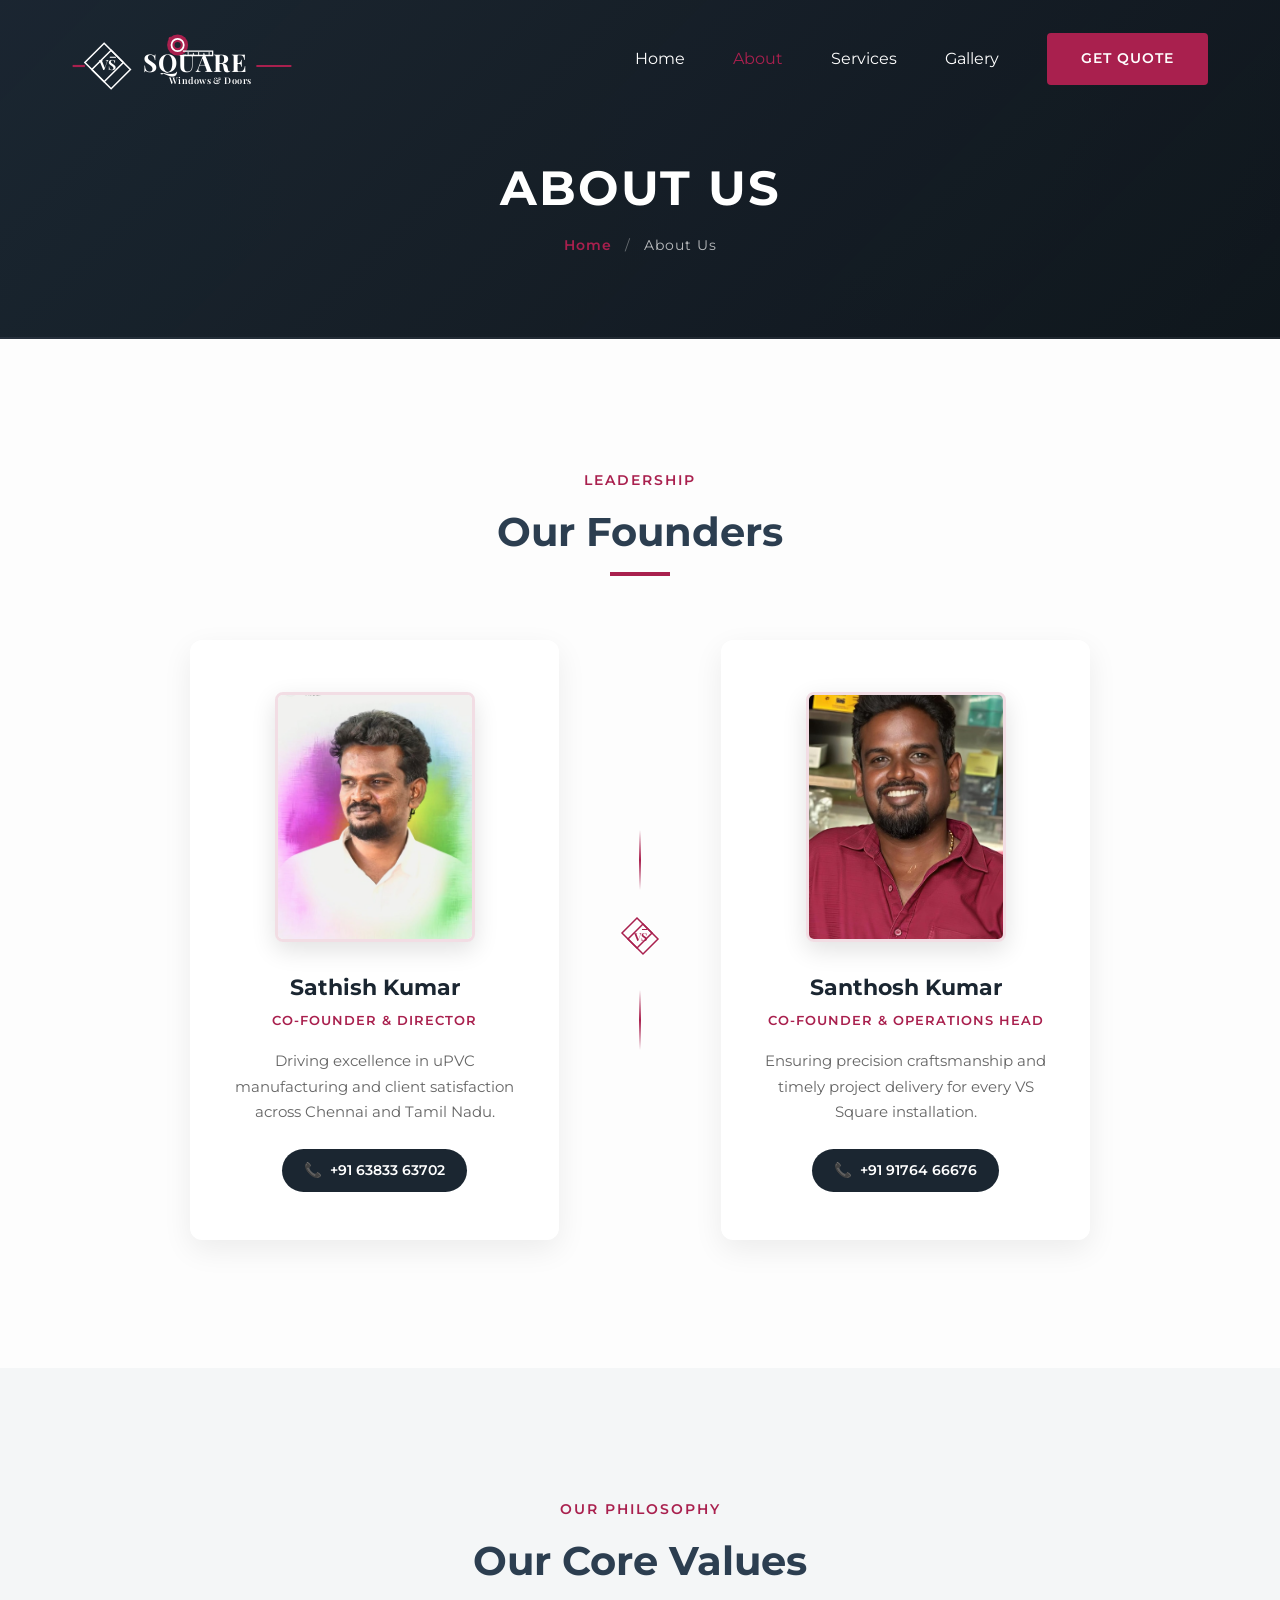
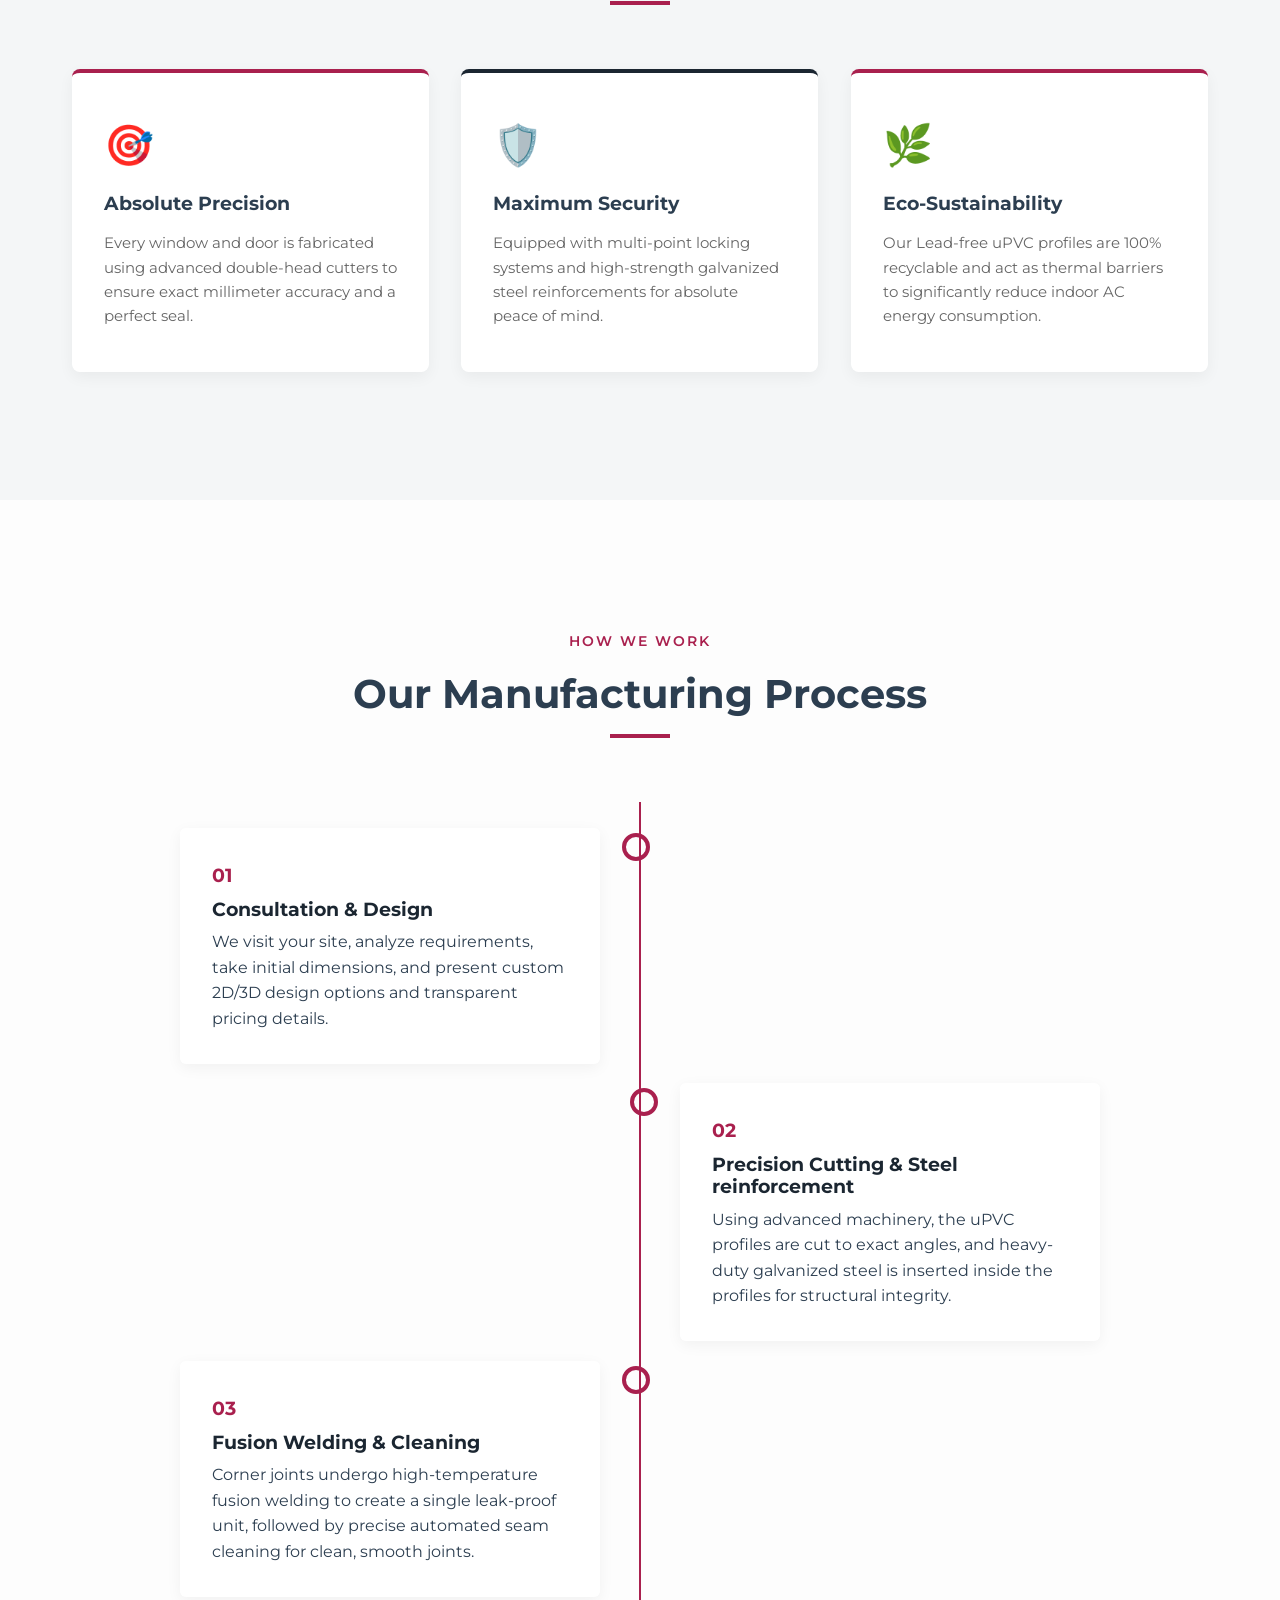
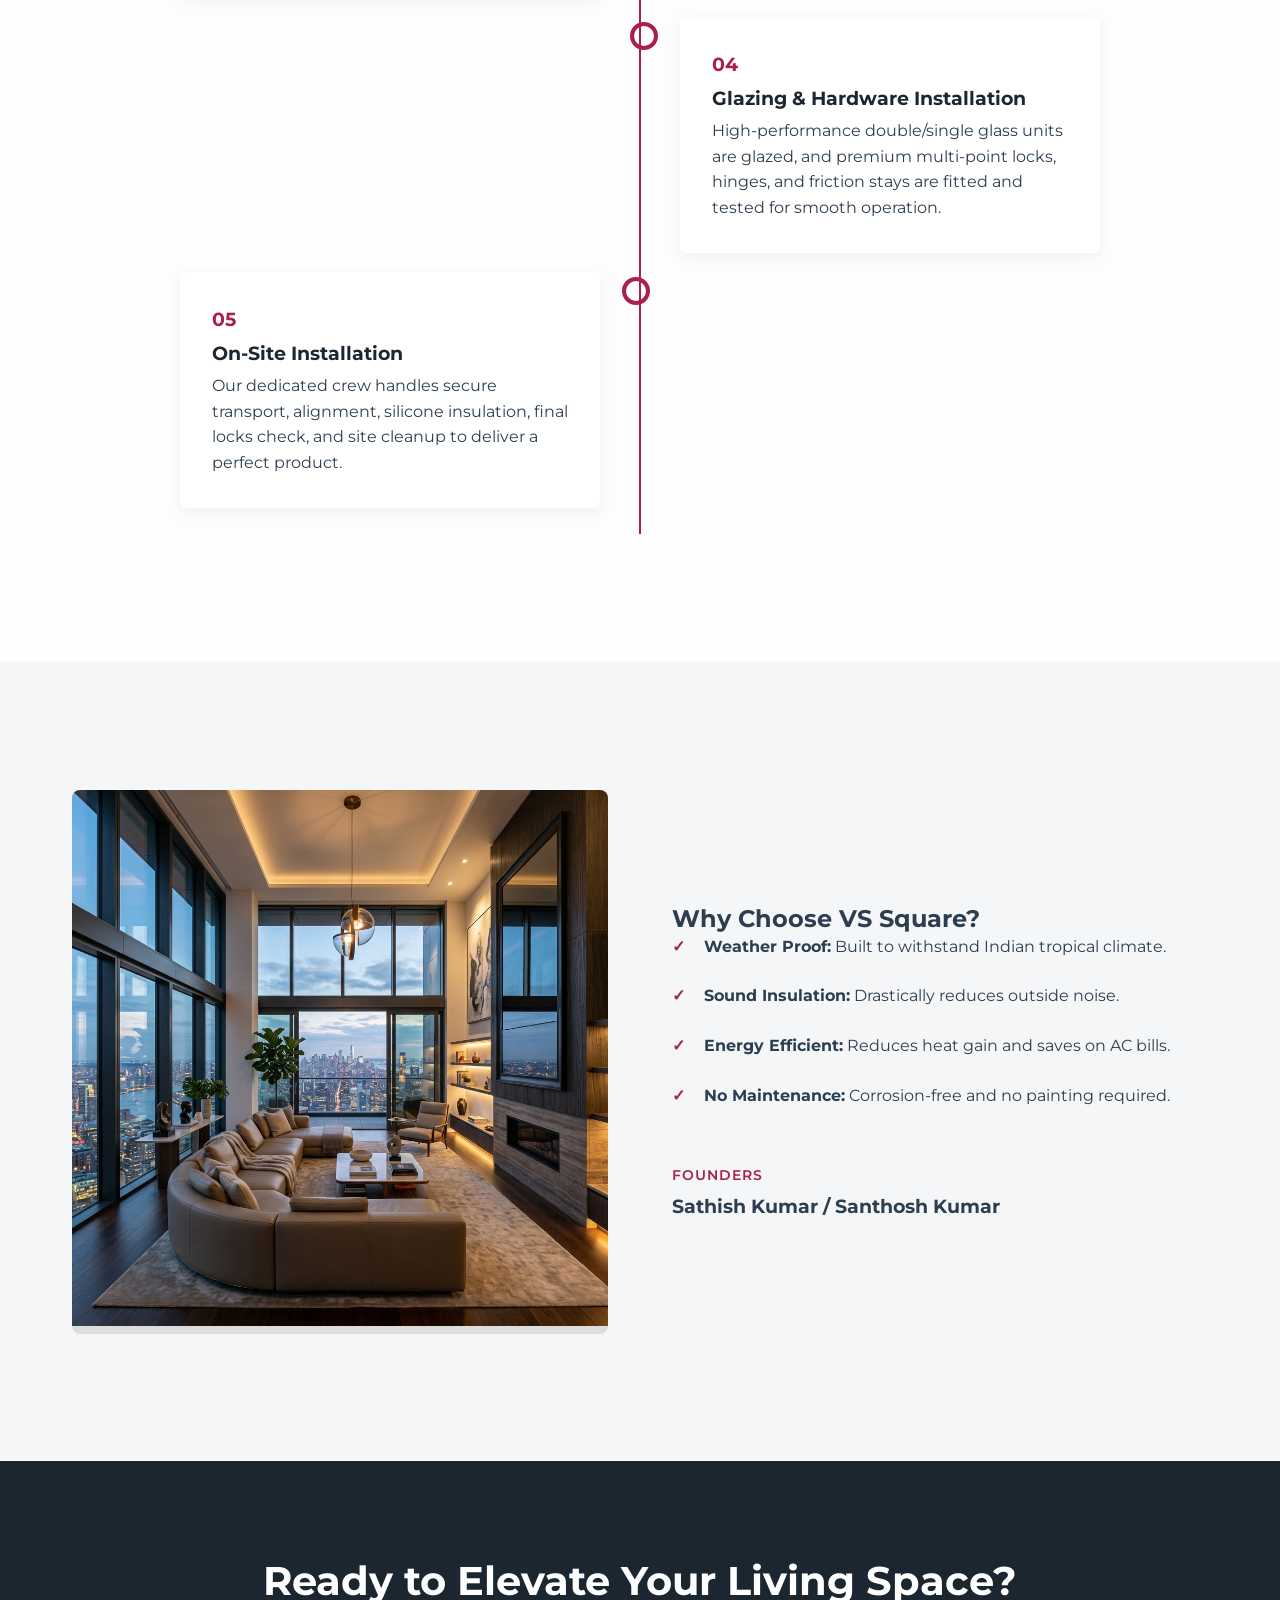
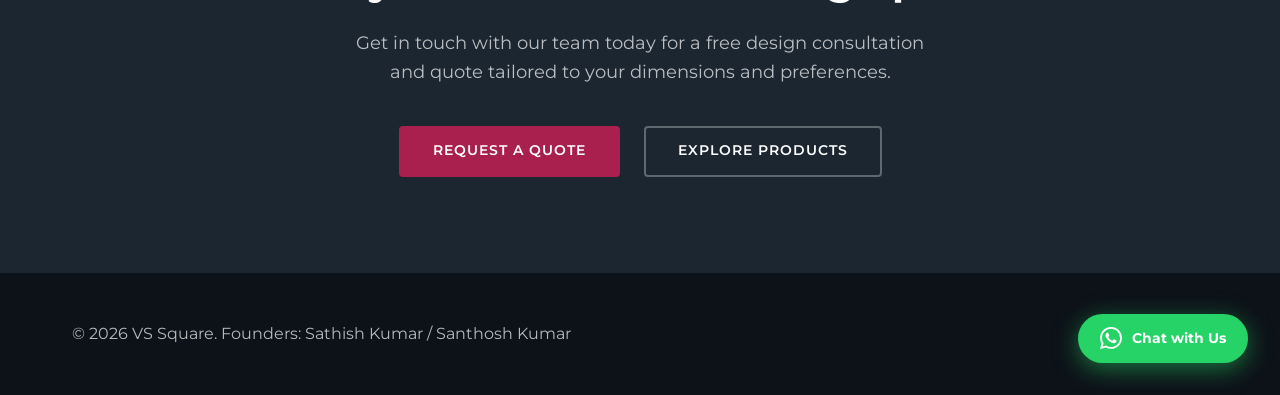
<file: about.html>
<!DOCTYPE html>
<html lang="en">
<head>
    <meta charset="UTF-8">
    <meta name="viewport" content="width=device-width, initial-scale=1.0">
    <title>About Us | VS Square | Premium uPVC Windows & Doors</title>
    <meta name="description" content="Meet the founders and team of VS Square. Learn about our commitment to bringing premium, durable, and energy-efficient uPVC windows and doors to Chennai.">
    
    <!-- Google Fonts -->
    <link rel="preconnect" href="https://fonts.googleapis.com">
    <link rel="preconnect" href="https://fonts.gstatic.com" crossorigin>
    <link href="https://fonts.googleapis.com/css2?family=Montserrat:wght@300;400;600;700&family=Playfair+Display:wght@700&display=swap" rel="stylesheet">
    
    <link rel="stylesheet" href="style.css">
</head>
<body>
    <!-- Navigation -->
    <nav class="navbar scrolled" id="navbar">
        <div class="container nav-container">
            <div class="logo">
                <svg width="220" height="70" viewBox="0 0 250 80" fill="none" xmlns="http://www.w3.org/2000/svg">
                    <!-- Horizontal Red Accent Lines -->
                    <line x1="0" y1="48" x2="14" y2="48" stroke="var(--accent)" stroke-width="2.5"/>
                    <line x1="210" y1="48" x2="250" y2="48" stroke="var(--accent)" stroke-width="2.5"/>

                    <!-- Overlapping Offset Diamonds -->
                    <path d="M 36 22 L 58 44 L 36 66 L 14 44 Z" stroke="white" stroke-width="1.8"/>
                    <path d="M 44 30 L 66 52 L 44 74 L 22 52 Z" stroke="white" stroke-width="1.8"/>

                    <!-- VS Text with Macron (Horizontal) -->
                    <text x="40" y="53" fill="white" font-family="'Playfair Display', Georgia, serif" font-weight="700" font-size="16" text-anchor="middle">VS</text>
                    <line x1="42.5" y1="38" x2="49.5" y2="38" stroke="white" stroke-width="1.2"/>

                    <!-- SQUARE Text (Serif) -->
                    <text x="80" y="55" fill="white" font-family="'Playfair Display', Georgia, serif" font-weight="700" font-size="28" letter-spacing="1.5">SQUARE</text>
                    
                    <!-- Windows & Doors Text (Serif) -->
                    <text x="110" y="69" fill="white" font-family="'Playfair Display', Georgia, serif" font-weight="600" font-size="10.5" letter-spacing="0.5">Windows & Doors</text>

                    <!-- Horizontal Measuring Tape Icon -->
                    <g>
                        <circle cx="112" cy="17" r="2.5" fill="var(--accent)"/>
                        <circle cx="112" cy="17" r="1" fill="white"/>
                        
                        <circle cx="120" cy="24" r="12" fill="var(--accent)"/>
                        <circle cx="120" cy="24" r="7" stroke="white" stroke-width="2" fill="none"/>
                        <circle cx="120" cy="24" r="3.5" fill="var(--primary)"/>
                        
                        <path d="M 126 31 H 160 V 36 H 126" stroke="white" stroke-width="1.5" fill="none"/>
                        <path d="M 132 36 V 32 M 138 36 V 33 M 144 36 V 32 M 150 36 V 33 M 156 36 V 32" stroke="white" stroke-width="1"/>
                    </g>
                </svg>
            </div>
            <ul class="nav-links">
                <li><a href="index.html">Home</a></li>
                <li><a href="about.html" class="active" style="color:var(--accent)">About</a></li>
                <li><a href="services.html">Services</a></li>
                <li><a href="gallery.html">Gallery</a></li>
                <li><a href="contact.html" class="btn btn-primary">Get Quote</a></li>
            </ul>
            <div class="menu-toggle" id="mobile-menu">
                <span></span>
                <span></span>
                <span></span>
            </div>
        </div>
    </nav>

    <!-- Page Header -->
    <section class="page-header">
        <div class="container">
            <h1>About Us</h1>
            <div class="breadcrumbs">
                <a href="index.html">Home</a> <span>/</span> About Us
            </div>
        </div>
    </section>

    <!-- Founders Section -->
    <section class="founders-section section">
        <div class="container">
            <div class="section-header">
                <span class="sub-title">Leadership</span>
                <h2>Our Founders</h2>
                <div class="line"></div>
            </div>
            <div class="founders-grid">
                <div class="founder-card">
                    <div class="founder-avatar">
                        <img src="images/sathish_kumar.jpg" alt="Sathish Kumar">
                    </div>
                    <h3>Sathish Kumar</h3>
                    <span class="founder-role">Co-Founder & Director</span>
                    <p class="founder-bio">Driving excellence in uPVC manufacturing and client satisfaction across Chennai and Tamil Nadu.</p>
                    <a href="tel:+916383363702" class="founder-contact">
                        <span>📞</span> +91 63833 63702
                    </a>
                </div>
                <div class="founder-divider">
                    <div class="divider-line"></div>
                    <div class="divider-icon">
                        <svg width="50" height="50" viewBox="0 0 50 50">
                            <!-- Top-Left Diamond -->
                            <path d="M 22 7 L 37 22 L 22 37 L 7 22 Z" stroke="var(--accent)" stroke-width="1.5" fill="none"/>
                            <!-- Bottom-Right Diamond -->
                            <path d="M 28 13 L 43 28 L 28 43 L 13 28 Z" stroke="var(--accent)" stroke-width="1.5" fill="none"/>
                            
                            <!-- VS Text with Macron (Horizontal) -->
                            <text x="25" y="29.5" fill="var(--accent)" font-family="'Playfair Display', Georgia, serif" font-weight="700" font-size="11" text-anchor="middle">VS</text>
                            <line x1="27" y1="18.5" x2="32" y2="18.5" stroke="var(--accent)" stroke-width="1"/>
                        </svg>
                    </div>
                    <div class="divider-line"></div>
                </div>
                <div class="founder-card">
                    <div class="founder-avatar">
                        <img src="images/santhosh_kumar.jpg" alt="Santhosh Kumar">
                    </div>
                    <h3>Santhosh Kumar</h3>
                    <span class="founder-role">Co-Founder & Operations Head</span>
                    <p class="founder-bio">Ensuring precision craftsmanship and timely project delivery for every VS Square installation.</p>
                    <a href="tel:+919176466676" class="founder-contact">
                        <span>📞</span> +91 91764 66676
                    </a>
                </div>
            </div>
        </div>
    </section>

    <!-- Core Values Section -->
    <section class="values-section section" style="background-color: var(--bg-alt);">
        <div class="container">
            <div class="section-header">
                <span class="sub-title">Our Philosophy</span>
                <h2>Our Core Values</h2>
                <div class="line"></div>
            </div>
            <div class="service-grid" style="margin-top: 3rem;">
                <div class="service-card" style="padding: 2.5rem 2rem; border-top: 4px solid var(--accent);">
                    <div style="font-size: 2.5rem; color: var(--accent); margin-bottom: 1rem;">🎯</div>
                    <h3>Absolute Precision</h3>
                    <p style="font-size: 0.95rem; color: #666; line-height: 1.6;">Every window and door is fabricated using advanced double-head cutters to ensure exact millimeter accuracy and a perfect seal.</p>
                </div>
                <div class="service-card" style="padding: 2.5rem 2rem; border-top: 4px solid var(--primary);">
                    <div style="font-size: 2.5rem; color: var(--primary); margin-bottom: 1rem;">🛡️</div>
                    <h3>Maximum Security</h3>
                    <p style="font-size: 0.95rem; color: #666; line-height: 1.6;">Equipped with multi-point locking systems and high-strength galvanized steel reinforcements for absolute peace of mind.</p>
                </div>
                <div class="service-card" style="padding: 2.5rem 2rem; border-top: 4px solid var(--accent);">
                    <div style="font-size: 2.5rem; color: var(--accent); margin-bottom: 1rem;">🌿</div>
                    <h3>Eco-Sustainability</h3>
                    <p style="font-size: 0.95rem; color: #666; line-height: 1.6;">Our Lead-free uPVC profiles are 100% recyclable and act as thermal barriers to significantly reduce indoor AC energy consumption.</p>
                </div>
            </div>
        </div>
    </section>

    <!-- Manufacturing Process Section -->
    <section class="process-section section">
        <div class="container">
            <div class="section-header">
                <span class="sub-title">How We Work</span>
                <h2>Our Manufacturing Process</h2>
                <div class="line"></div>
            </div>
            
            <div class="timeline">
                <div class="timeline-container left-timeline">
                    <div class="timeline-content">
                        <span class="timeline-number">01</span>
                        <h3>Consultation & Design</h3>
                        <p>We visit your site, analyze requirements, take initial dimensions, and present custom 2D/3D design options and transparent pricing details.</p>
                    </div>
                </div>
                <div class="timeline-container right-timeline">
                    <div class="timeline-content">
                        <span class="timeline-number">02</span>
                        <h3>Precision Cutting & Steel reinforcement</h3>
                        <p>Using advanced machinery, the uPVC profiles are cut to exact angles, and heavy-duty galvanized steel is inserted inside the profiles for structural integrity.</p>
                    </div>
                </div>
                <div class="timeline-container left-timeline">
                    <div class="timeline-content">
                        <span class="timeline-number">03</span>
                        <h3>Fusion Welding & Cleaning</h3>
                        <p>Corner joints undergo high-temperature fusion welding to create a single leak-proof unit, followed by precise automated seam cleaning for clean, smooth joints.</p>
                    </div>
                </div>
                <div class="timeline-container right-timeline">
                    <div class="timeline-content">
                        <span class="timeline-number">04</span>
                        <h3>Glazing & Hardware Installation</h3>
                        <p>High-performance double/single glass units are glazed, and premium multi-point locks, hinges, and friction stays are fitted and tested for smooth operation.</p>
                    </div>
                </div>
                <div class="timeline-container left-timeline">
                    <div class="timeline-content">
                        <span class="timeline-number">05</span>
                        <h3>On-Site Installation</h3>
                        <p>Our dedicated crew handles secure transport, alignment, silicone insulation, final locks check, and site cleanup to deliver a perfect product.</p>
                    </div>
                </div>
            </div>
        </div>
    </section>

    <!-- Why Choose Us -->
    <section class="quality-section section bg-alt">
        <div class="container flex-container">
            <div class="image-placeholder">
                <img src="images/hero.png" alt="Manufacturing Excellence" class="img-fluid">
            </div>
            <div class="content">
                <h2>Why Choose VS Square?</h2>
                <ul class="feature-list">
                    <li>
                        <strong>Weather Proof:</strong> Built to withstand Indian tropical climate.
                    </li>
                    <li>
                        <strong>Sound Insulation:</strong> Drastically reduces outside noise.
                    </li>
                    <li>
                        <strong>Energy Efficient:</strong> Reduces heat gain and saves on AC bills.
                    </li>
                    <li>
                        <strong>No Maintenance:</strong> Corrosion-free and no painting required.
                    </li>
                </ul>
                <div class="founders-info" style="margin-top: 2rem; border-top: 1px solid var(--secondary-accent); padding-top: 1.5rem;">
                    <p style="font-size: 0.9rem; color: var(--accent); font-weight: 600; text-transform: uppercase; letter-spacing: 1px;">Founders</p>
                    <h3 style="font-size: 1.2rem; margin-top: 0.5rem;">Sathish Kumar / Santhosh Kumar</h3>
                </div>
            </div>
        </div>
    </section>

    <!-- Call to Action Banner -->
    <section class="cta-banner">
        <div class="container">
            <h2>Ready to Elevate Your Living Space?</h2>
            <p>Get in touch with our team today for a free design consultation and quote tailored to your dimensions and preferences.</p>
            <div class="cta-grid">
                <a href="contact.html" class="btn btn-primary">Request a Quote</a>
                <a href="services.html" class="btn btn-secondary">Explore Products</a>
            </div>
        </div>
    </section>

    <!-- Footer -->
    <footer>
        <div class="container">
            <div class="footer-bottom">
                <p>&copy; 2026 VS Square. Founders: Sathish Kumar / Santhosh Kumar</p>
                <div class="socials">
                    <a href="#">Fb</a>
                    <a href="#">In</a>
                    <a href="#">Li</a>
                </div>
            </div>
        </div>
    </footer>

    <!-- Floating WhatsApp Button -->
    <a href="https://wa.me/916383363702?text=Hello%20VS%20Square!%20I%20would%20like%20to%20enquire%20about%20your%20uPVC%20Windows%20%26%20Doors." 
       target="_blank" 
       class="whatsapp-float" 
       title="Chat with us on WhatsApp">
        <svg width="22" height="22" viewBox="0 0 24 24" fill="white">
            <path d="M17.472 14.382c-.297-.149-1.758-.867-2.03-.967-.273-.099-.471-.148-.67.15-.197.297-.767.966-.94 1.164-.173.199-.347.223-.644.075-.297-.15-1.255-.463-2.39-1.475-.883-.788-1.48-1.761-1.653-2.059-.173-.297-.018-.458.13-.606.134-.133.298-.347.446-.52.149-.174.198-.298.298-.497.099-.198.05-.371-.025-.52-.075-.149-.669-1.612-.916-2.207-.242-.579-.487-.5-.669-.51-.173-.008-.371-.01-.57-.01-.198 0-.52.074-.792.372-.272.297-1.04 1.016-1.04 2.479 0 1.462 1.065 2.875 1.213 3.074.149.198 2.096 3.2 5.077 4.487.709.306 1.262.489 1.694.625.712.227 1.36.195 1.871.118.571-.085 1.758-.719 2.006-1.413.248-.694.248-1.289.173-1.413-.074-.124-.272-.198-.57-.347m-5.421 7.403h-.004a9.87 9.87 0 01-5.031-1.378l-.361-.214-3.741.982.998-3.648-.235-.374a9.86 9.86 0 01-1.51-5.26c.001-5.45 4.436-9.884 9.888-9.884 2.64 0 5.122 1.03 6.988 2.898a9.825 9.825 0 012.893 6.994c-.003 5.45-4.437 9.884-9.885 9.884m8.413-18.297A11.815 11.815 0 0012.05 0C5.495 0 .16 5.335.157 11.892c0 2.096.547 4.142 1.588 5.945L.057 24l6.305-1.654a11.882 11.882 0 005.683 1.448h.005c6.554 0 11.89-5.335 11.893-11.893a11.821 11.821 0 00-3.48-8.413z"/>
        </svg>
        Chat with Us
    </a>

    <script src="script.js"></script>
</body>
</html>
</file>
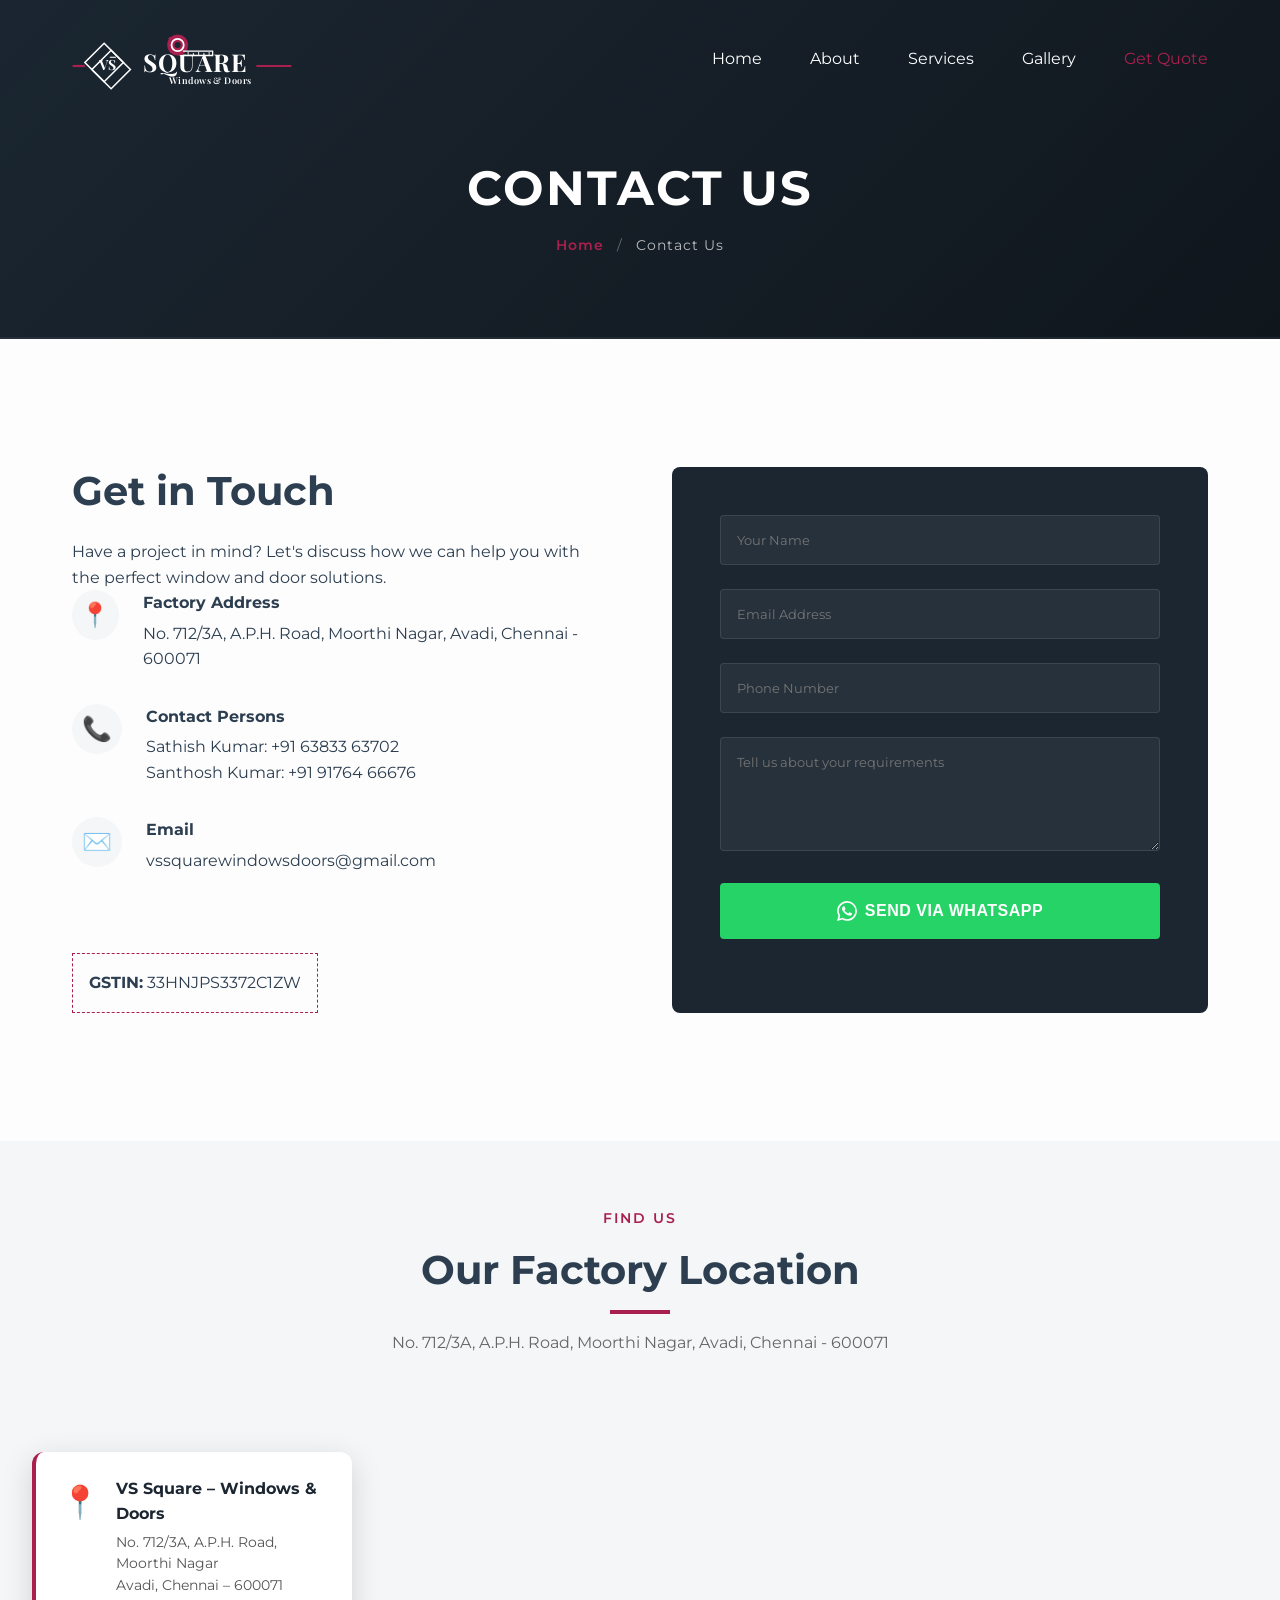
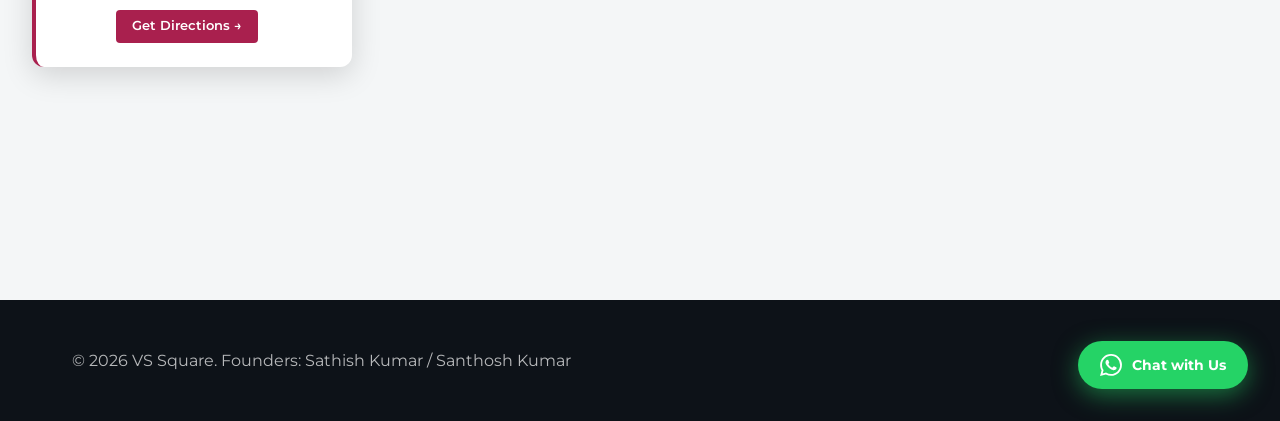
<file: contact.html>
<!DOCTYPE html>
<html lang="en">
<head>
    <meta charset="UTF-8">
    <meta name="viewport" content="width=device-width, initial-scale=1.0">
    <title>Contact Us | VS Square | Premium uPVC Windows & Doors</title>
    <meta name="description" content="Get in touch with VS Square in Chennai. Call our founders directly, send us an email, visit our factory in Avadi, or send us a message via WhatsApp to request a free quote.">
    
    <!-- Google Fonts -->
    <link rel="preconnect" href="https://fonts.googleapis.com">
    <link rel="preconnect" href="https://fonts.gstatic.com" crossorigin>
    <link href="https://fonts.googleapis.com/css2?family=Montserrat:wght@300;400;600;700&family=Playfair+Display:wght@700&display=swap" rel="stylesheet">
    
    <link rel="stylesheet" href="style.css">
</head>
<body>
    <!-- Navigation -->
    <nav class="navbar scrolled" id="navbar">
        <div class="container nav-container">
            <div class="logo">
                <svg width="220" height="70" viewBox="0 0 250 80" fill="none" xmlns="http://www.w3.org/2000/svg">
                    <!-- Horizontal Red Accent Lines -->
                    <line x1="0" y1="48" x2="14" y2="48" stroke="var(--accent)" stroke-width="2.5"/>
                    <line x1="210" y1="48" x2="250" y2="48" stroke="var(--accent)" stroke-width="2.5"/>

                    <!-- Overlapping Offset Diamonds -->
                    <path d="M 36 22 L 58 44 L 36 66 L 14 44 Z" stroke="white" stroke-width="1.8"/>
                    <path d="M 44 30 L 66 52 L 44 74 L 22 52 Z" stroke="white" stroke-width="1.8"/>

                    <!-- VS Text with Macron (Horizontal) -->
                    <text x="40" y="53" fill="white" font-family="'Playfair Display', Georgia, serif" font-weight="700" font-size="16" text-anchor="middle">VS</text>
                    <line x1="42.5" y1="38" x2="49.5" y2="38" stroke="white" stroke-width="1.2"/>

                    <!-- SQUARE Text (Serif) -->
                    <text x="80" y="55" fill="white" font-family="'Playfair Display', Georgia, serif" font-weight="700" font-size="28" letter-spacing="1.5">SQUARE</text>
                    
                    <!-- Windows & Doors Text (Serif) -->
                    <text x="110" y="69" fill="white" font-family="'Playfair Display', Georgia, serif" font-weight="600" font-size="10.5" letter-spacing="0.5">Windows & Doors</text>

                    <!-- Horizontal Measuring Tape Icon -->
                    <g>
                        <circle cx="112" cy="17" r="2.5" fill="var(--accent)"/>
                        <circle cx="112" cy="17" r="1" fill="white"/>
                        
                        <circle cx="120" cy="24" r="12" fill="var(--accent)"/>
                        <circle cx="120" cy="24" r="7" stroke="white" stroke-width="2" fill="none"/>
                        <circle cx="120" cy="24" r="3.5" fill="var(--primary)"/>
                        
                        <path d="M 126 31 H 160 V 36 H 126" stroke="white" stroke-width="1.5" fill="none"/>
                        <path d="M 132 36 V 32 M 138 36 V 33 M 144 36 V 32 M 150 36 V 33 M 156 36 V 32" stroke="white" stroke-width="1"/>
                    </g>
                </svg>
            </div>
            <ul class="nav-links">
                <li><a href="index.html">Home</a></li>
                <li><a href="about.html">About</a></li>
                <li><a href="services.html">Services</a></li>
                <li><a href="gallery.html">Gallery</a></li>
                <li><a href="contact.html" class="active" style="color:var(--accent)">Get Quote</a></li>
            </ul>
            <div class="menu-toggle" id="mobile-menu">
                <span></span>
                <span></span>
                <span></span>
            </div>
        </div>
    </nav>

    <!-- Page Header -->
    <section class="page-header">
        <div class="container">
            <h1>Contact Us</h1>
            <div class="breadcrumbs">
                <a href="index.html">Home</a> <span>/</span> Contact Us
            </div>
        </div>
    </section>

    <!-- Contact Section -->
    <section id="contact" class="contact section">
        <div class="container">
            <div class="contact-grid">
                <div class="contact-info">
                    <h2>Get in Touch</h2>
                    <p>Have a project in mind? Let's discuss how we can help you with the perfect window and door solutions.</p>
                    
                    <div class="info-item">
                        <div class="icon">📍</div>
                        <div class="text">
                            <strong>Factory Address</strong>
                            <p>No. 712/3A, A.P.H. Road, Moorthi Nagar, Avadi, Chennai - 600071</p>
                        </div>
                    </div>
                    
                    <div class="info-item">
                        <div class="icon">📞</div>
                        <div class="text">
                            <strong>Contact Persons</strong>
                            <p>Sathish Kumar: +91 63833 63702</p>
                            <p>Santhosh Kumar: +91 91764 66676</p>
                        </div>
                    </div>
                    
                    <div class="info-item">
                        <div class="icon">✉️</div>
                        <div class="text">
                            <strong>Email</strong>
                            <p>vssquarewindowsdoors@gmail.com</p>
                        </div>
                    </div>

                    <div class="gst-info">
                        <strong>GSTIN:</strong> 33HNJPS3372C1ZW
                    </div>
                </div>
                <div class="contact-form">
                    <form id="quoteForm">
                        <div class="form-group">
                            <input type="text" placeholder="Your Name" required>
                        </div>
                        <div class="form-group">
                            <input type="email" placeholder="Email Address" required>
                        </div>
                        <div class="form-group">
                            <input type="tel" placeholder="Phone Number" required>
                        </div>
                        <div class="form-group">
                            <textarea placeholder="Tell us about your requirements" rows="5" required></textarea>
                        </div>
                        <button type="submit" class="btn btn-whatsapp btn-block">
                            <svg width="20" height="20" viewBox="0 0 24 24" fill="white" style="vertical-align:middle; margin-right: 8px;">
                                <path d="M17.472 14.382c-.297-.149-1.758-.867-2.03-.967-.273-.099-.471-.148-.67.15-.197.297-.767.966-.94 1.164-.173.199-.347.223-.644.075-.297-.15-1.255-.463-2.39-1.475-.883-.788-1.48-1.761-1.653-2.059-.173-.297-.018-.458.13-.606.134-.133.298-.347.446-.52.149-.174.198-.298.298-.497.099-.198.05-.371-.025-.52-.075-.149-.669-1.612-.916-2.207-.242-.579-.487-.5-.669-.51-.173-.008-.371-.01-.57-.01-.198 0-.52.074-.792.372-.272.297-1.04 1.016-1.04 2.479 0 1.462 1.065 2.875 1.213 3.074.149.198 2.096 3.2 5.077 4.487.709.306 1.262.489 1.694.625.712.227 1.36.195 1.871.118.571-.085 1.758-.719 2.006-1.413.248-.694.248-1.289.173-1.413-.074-.124-.272-.198-.57-.347m-5.421 7.403h-.004a9.87 9.87 0 01-5.031-1.378l-.361-.214-3.741.982.998-3.648-.235-.374a9.86 9.86 0 01-1.51-5.26c.001-5.45 4.436-9.884 9.888-9.884 2.64 0 5.122 1.03 6.988 2.898a9.825 9.825 0 012.893 6.994c-.003 5.45-4.437 9.884-9.885 9.884m8.413-18.297A11.815 11.815 0 0012.05 0C5.495 0 .16 5.335.157 11.892c0 2.096.547 4.142 1.588 5.945L.057 24l6.305-1.654a11.882 11.882 0 005.683 1.448h.005c6.554 0 11.89-5.335 11.893-11.893a11.821 11.821 0 00-3.48-8.413z"/>
                            </svg>
                            Send via WhatsApp
                        </button>
                    </form>
                </div>
            </div>
        </div>
    </section>

    <!-- Map Section -->
    <section class="map-section">
        <div class="container">
            <div class="section-header" style="padding-top: 4rem;">
                <span class="sub-title">Find Us</span>
                <h2>Our Factory Location</h2>
                <div class="line"></div>
                <p style="margin-top:1rem; color:#666;">No. 712/3A, A.P.H. Road, Moorthi Nagar, Avadi, Chennai - 600071</p>
            </div>
        </div>
        <div class="map-wrapper">
            <iframe
                src="https://www.google.com/maps/embed?pb=!1m18!1m12!1m3!1d3882.8!2d80.0983!3d13.1058!2m3!1f0!2f0!3f0!3m2!1i1024!2i768!4f13.1!3m3!1m2!1s0x3a526440694a8c0b%3A0x7fc8e8b4cc0d63b5!2sA.P.H.%20Road%2C%20Moorthi%20Nagar%2C%20Avadi%2C%20Chennai%2C%20Tamil%20Nadu%20600071!5e0!3m2!1sen!2sin!4v1700000000000!5m2!1sen!2sin"
                width="100%"
                height="450"
                style="border:0; display:block;"
                allowfullscreen=""
                loading="lazy"
                referrerpolicy="no-referrer-when-downgrade"
                title="VS Square Factory Location - Avadi, Chennai">
            </iframe>
            <div class="map-pin-label">
                <div class="pin-card">
                    <span class="pin-icon">📍</span>
                    <div>
                        <strong>VS Square – Windows &amp; Doors</strong>
                        <p>No. 712/3A, A.P.H. Road, Moorthi Nagar<br>Avadi, Chennai – 600071</p>
                        <a href="https://maps.google.com/?q=Moorthi+Nagar+Avadi+Chennai+600071" target="_blank" class="map-directions-btn">Get Directions →</a>
                    </div>
                </div>
            </div>
        </div>
    </section>

    <!-- Footer -->
    <footer>
        <div class="container">
            <div class="footer-bottom">
                <p>&copy; 2026 VS Square. Founders: Sathish Kumar / Santhosh Kumar</p>
                <div class="socials">
                    <a href="#">Fb</a>
                    <a href="#">In</a>
                    <a href="#">Li</a>
                </div>
            </div>
        </div>
    </footer>

    <!-- Floating WhatsApp Button -->
    <a href="https://wa.me/916383363702?text=Hello%20VS%20Square!%20I%20would%20like%20to%20enquire%20about%20your%20uPVC%20Windows%20%26%20Doors." 
       target="_blank" 
       class="whatsapp-float" 
       title="Chat with us on WhatsApp">
        <svg width="22" height="22" viewBox="0 0 24 24" fill="white">
            <path d="M17.472 14.382c-.297-.149-1.758-.867-2.03-.967-.273-.099-.471-.148-.67.15-.197.297-.767.966-.94 1.164-.173.199-.347.223-.644.075-.297-.15-1.255-.463-2.39-1.475-.883-.788-1.48-1.761-1.653-2.059-.173-.297-.018-.458.13-.606.134-.133.298-.347.446-.52.149-.174.198-.298.298-.497.099-.198.05-.371-.025-.52-.075-.149-.669-1.612-.916-2.207-.242-.579-.487-.5-.669-.51-.173-.008-.371-.01-.57-.01-.198 0-.52.074-.792.372-.272.297-1.04 1.016-1.04 2.479 0 1.462 1.065 2.875 1.213 3.074.149.198 2.096 3.2 5.077 4.487.709.306 1.262.489 1.694.625.712.227 1.36.195 1.871.118.571-.085 1.758-.719 2.006-1.413.248-.694.248-1.289.173-1.413-.074-.124-.272-.198-.57-.347m-5.421 7.403h-.004a9.87 9.87 0 01-5.031-1.378l-.361-.214-3.741.982.998-3.648-.235-.374a9.86 9.86 0 01-1.51-5.26c.001-5.45 4.436-9.884 9.888-9.884 2.64 0 5.122 1.03 6.988 2.898a9.825 9.825 0 012.893 6.994c-.003 5.45-4.437 9.884-9.885 9.884m8.413-18.297A11.815 11.815 0 0012.05 0C5.495 0 .16 5.335.157 11.892c0 2.096.547 4.142 1.588 5.945L.057 24l6.305-1.654a11.882 11.882 0 005.683 1.448h.005c6.554 0 11.89-5.335 11.893-11.893a11.821 11.821 0 00-3.48-8.413z"/>
        </svg>
        Chat with Us
    </a>

    <script src="script.js"></script>
</body>
</html>
</file>
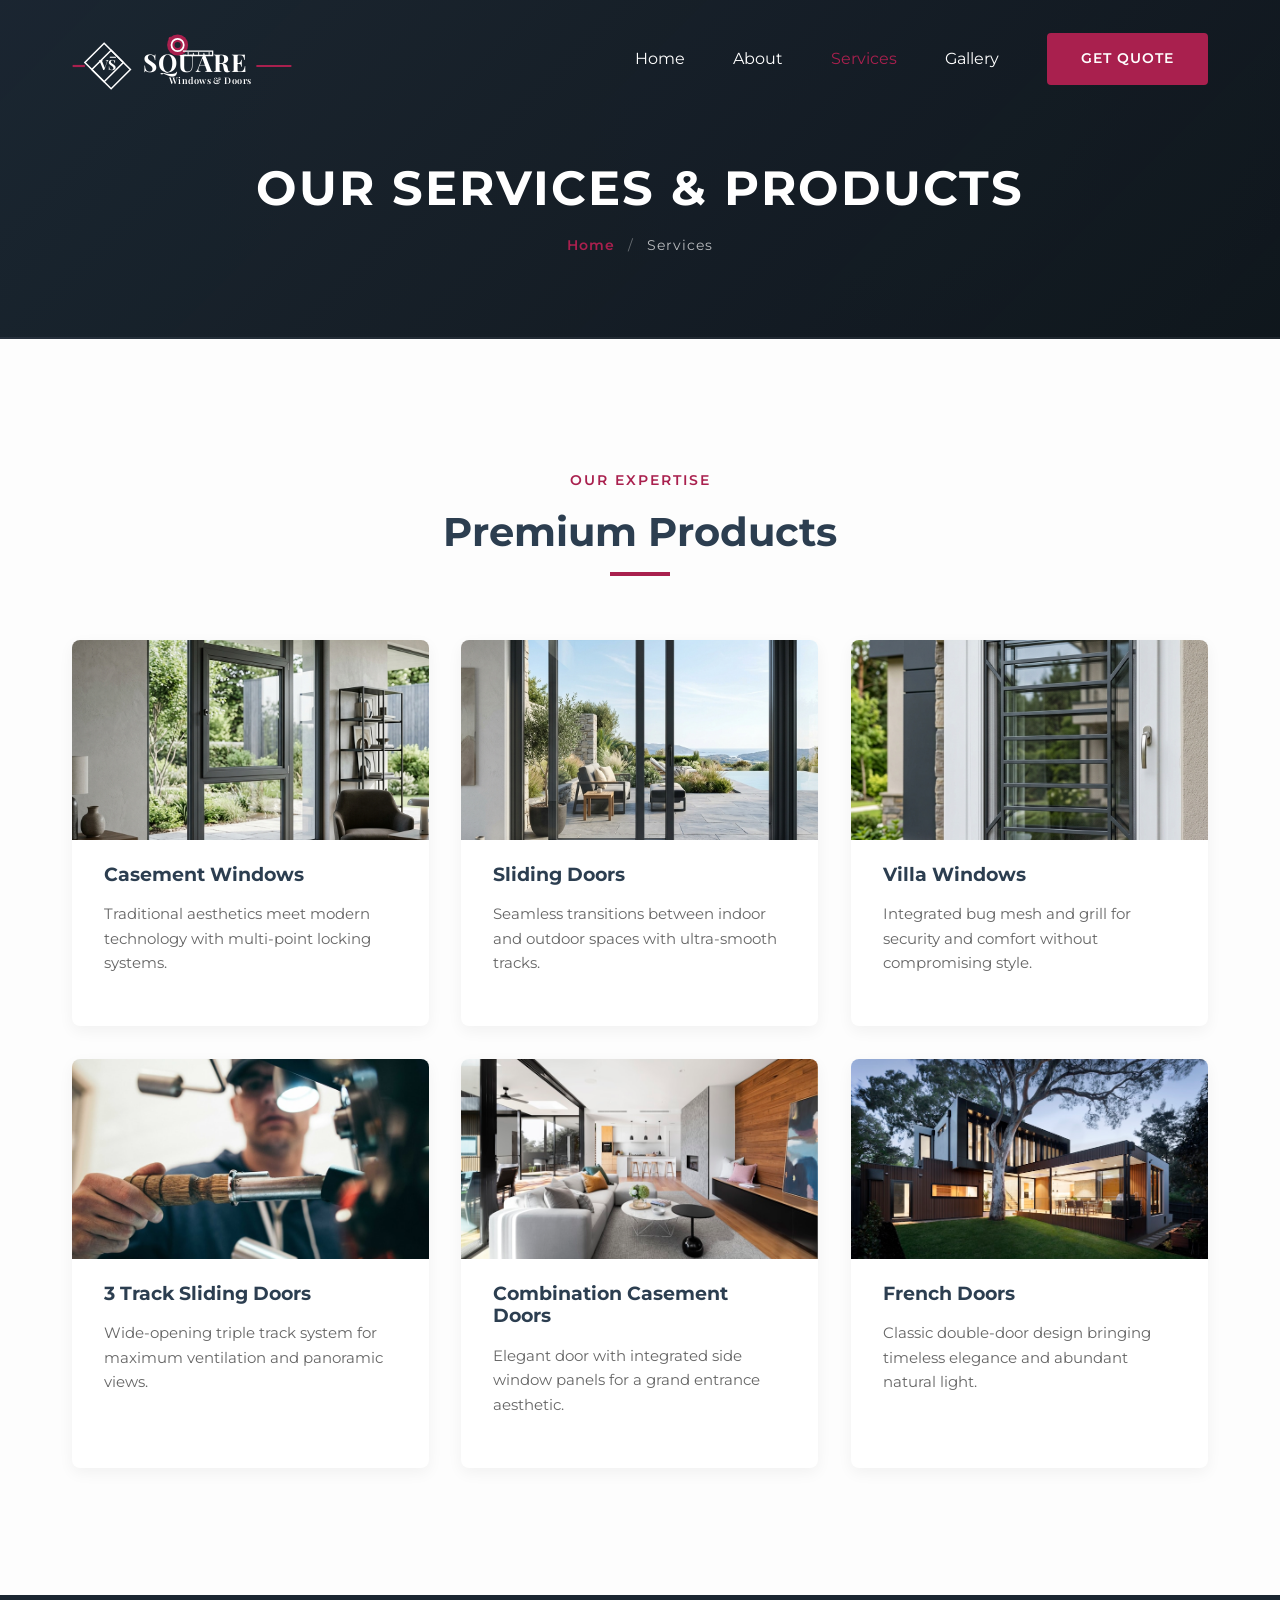
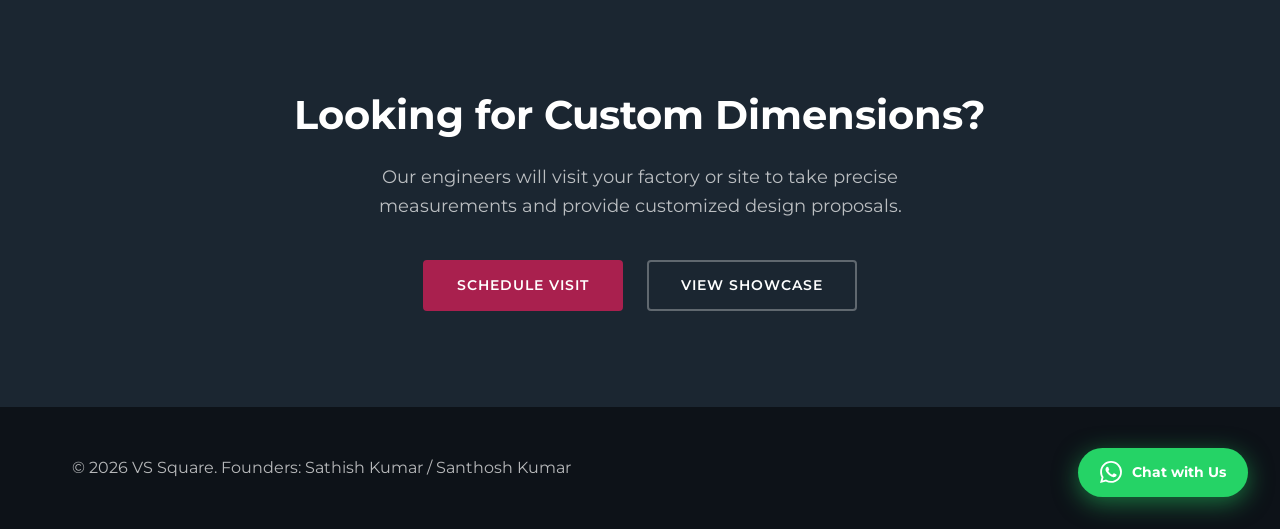
<file: services.html>
<!DOCTYPE html>
<html lang="en">
<head>
    <meta charset="UTF-8">
    <meta name="viewport" content="width=device-width, initial-scale=1.0">
    <title>Products & Services | VS Square | Premium uPVC Windows & Doors</title>
    <meta name="description" content="Explore our premium collection of uPVC windows and doors in Chennai. From sliding doors to casement windows, find the perfect weatherproof, sound-insulated solutions for your space.">
    
    <!-- Google Fonts -->
    <link rel="preconnect" href="https://fonts.googleapis.com">
    <link rel="preconnect" href="https://fonts.gstatic.com" crossorigin>
    <link href="https://fonts.googleapis.com/css2?family=Montserrat:wght@300;400;600;700&family=Playfair+Display:wght@700&display=swap" rel="stylesheet">
    
    <link rel="stylesheet" href="style.css">
</head>
<body>
    <!-- Navigation -->
    <nav class="navbar scrolled" id="navbar">
        <div class="container nav-container">
            <div class="logo">
                <svg width="220" height="70" viewBox="0 0 250 80" fill="none" xmlns="http://www.w3.org/2000/svg">
                    <!-- Horizontal Red Accent Lines -->
                    <line x1="0" y1="48" x2="14" y2="48" stroke="var(--accent)" stroke-width="2.5"/>
                    <line x1="210" y1="48" x2="250" y2="48" stroke="var(--accent)" stroke-width="2.5"/>

                    <!-- Overlapping Offset Diamonds -->
                    <path d="M 36 22 L 58 44 L 36 66 L 14 44 Z" stroke="white" stroke-width="1.8"/>
                    <path d="M 44 30 L 66 52 L 44 74 L 22 52 Z" stroke="white" stroke-width="1.8"/>

                    <!-- VS Text with Macron (Horizontal) -->
                    <text x="40" y="53" fill="white" font-family="'Playfair Display', Georgia, serif" font-weight="700" font-size="16" text-anchor="middle">VS</text>
                    <line x1="42.5" y1="38" x2="49.5" y2="38" stroke="white" stroke-width="1.2"/>

                    <!-- SQUARE Text (Serif) -->
                    <text x="80" y="55" fill="white" font-family="'Playfair Display', Georgia, serif" font-weight="700" font-size="28" letter-spacing="1.5">SQUARE</text>
                    
                    <!-- Windows & Doors Text (Serif) -->
                    <text x="110" y="69" fill="white" font-family="'Playfair Display', Georgia, serif" font-weight="600" font-size="10.5" letter-spacing="0.5">Windows & Doors</text>

                    <!-- Horizontal Measuring Tape Icon -->
                    <g>
                        <circle cx="112" cy="17" r="2.5" fill="var(--accent)"/>
                        <circle cx="112" cy="17" r="1" fill="white"/>
                        
                        <circle cx="120" cy="24" r="12" fill="var(--accent)"/>
                        <circle cx="120" cy="24" r="7" stroke="white" stroke-width="2" fill="none"/>
                        <circle cx="120" cy="24" r="3.5" fill="var(--primary)"/>
                        
                        <path d="M 126 31 H 160 V 36 H 126" stroke="white" stroke-width="1.5" fill="none"/>
                        <path d="M 132 36 V 32 M 138 36 V 33 M 144 36 V 32 M 150 36 V 33 M 156 36 V 32" stroke="white" stroke-width="1"/>
                    </g>
                </svg>
            </div>
            <ul class="nav-links">
                <li><a href="index.html">Home</a></li>
                <li><a href="about.html">About</a></li>
                <li><a href="services.html" class="active" style="color:var(--accent)">Services</a></li>
                <li><a href="gallery.html">Gallery</a></li>
                <li><a href="contact.html" class="btn btn-primary">Get Quote</a></li>
            </ul>
            <div class="menu-toggle" id="mobile-menu">
                <span></span>
                <span></span>
                <span></span>
            </div>
        </div>
    </nav>

    <!-- Page Header -->
    <section class="page-header">
        <div class="container">
            <h1>Our Services & Products</h1>
            <div class="breadcrumbs">
                <a href="index.html">Home</a> <span>/</span> Services
            </div>
        </div>
    </section>

    <!-- Services Section -->
    <section id="services" class="services section">
        <div class="container">
            <div class="section-header">
                <span class="sub-title">Our Expertise</span>
                <h2>Premium Products</h2>
                <div class="line"></div>
            </div>
            <div class="service-grid">
                <div class="service-card">
                    <div class="card-img">
                        <img src="images/casement.png" alt="Casement Window">
                    </div>
                    <h3>Casement Windows</h3>
                    <p>Traditional aesthetics meet modern technology with multi-point locking systems.</p>
                </div>
                <div class="service-card">
                    <div class="card-img">
                        <img src="images/sliding.png" alt="Sliding Door">
                    </div>
                    <h3>Sliding Doors</h3>
                    <p>Seamless transitions between indoor and outdoor spaces with ultra-smooth tracks.</p>
                </div>
                <div class="service-card">
                    <div class="card-img">
                        <img src="images/villa.png" alt="Villa Window">
                    </div>
                    <h3>Villa Windows</h3>
                    <p>Integrated bug mesh and grill for security and comfort without compromising style.</p>
                </div>
                <div class="service-card">
                    <div class="card-img">
                        <img src="images/sliding_3track.jpg" alt="3 Track Sliding Door">
                    </div>
                    <h3>3 Track Sliding Doors</h3>
                    <p>Wide-opening triple track system for maximum ventilation and panoramic views.</p>
                </div>
                <div class="service-card">
                    <div class="card-img">
                        <img src="images/casement_combo.jpg" alt="Combination Casement Door">
                    </div>
                    <h3>Combination Casement Doors</h3>
                    <p>Elegant door with integrated side window panels for a grand entrance aesthetic.</p>
                </div>
                <div class="service-card">
                    <div class="card-img">
                        <img src="images/french_premium.jpg" alt="French Doors">
                    </div>
                    <h3>French Doors</h3>
                    <p>Classic double-door design bringing timeless elegance and abundant natural light.</p>
                </div>
            </div>
        </div>
    </section>

    <!-- Call to Action Banner -->
    <section class="cta-banner">
        <div class="container">
            <h2>Looking for Custom Dimensions?</h2>
            <p>Our engineers will visit your factory or site to take precise measurements and provide customized design proposals.</p>
            <div class="cta-grid">
                <a href="contact.html" class="btn btn-primary">Schedule Visit</a>
                <a href="gallery.html" class="btn btn-secondary">View Showcase</a>
            </div>
        </div>
    </section>

    <!-- Footer -->
    <footer>
        <div class="container">
            <div class="footer-bottom">
                <p>&copy; 2026 VS Square. Founders: Sathish Kumar / Santhosh Kumar</p>
                <div class="socials">
                    <a href="#">Fb</a>
                    <a href="#">In</a>
                    <a href="#">Li</a>
                </div>
            </div>
        </div>
    </footer>

    <!-- Floating WhatsApp Button -->
    <a href="https://wa.me/916383363702?text=Hello%20VS%20Square!%20I%20would%20like%20to%20enquire%20about%20your%20uPVC%20Windows%20%26%20Doors." 
       target="_blank" 
       class="whatsapp-float" 
       title="Chat with us on WhatsApp">
        <svg width="22" height="22" viewBox="0 0 24 24" fill="white">
            <path d="M17.472 14.382c-.297-.149-1.758-.867-2.03-.967-.273-.099-.471-.148-.67.15-.197.297-.767.966-.94 1.164-.173.199-.347.223-.644.075-.297-.15-1.255-.463-2.39-1.475-.883-.788-1.48-1.761-1.653-2.059-.173-.297-.018-.458.13-.606.134-.133.298-.347.446-.52.149-.174.198-.298.298-.497.099-.198.05-.371-.025-.52-.075-.149-.669-1.612-.916-2.207-.242-.579-.487-.5-.669-.51-.173-.008-.371-.01-.57-.01-.198 0-.52.074-.792.372-.272.297-1.04 1.016-1.04 2.479 0 1.462 1.065 2.875 1.213 3.074.149.198 2.096 3.2 5.077 4.487.709.306 1.262.489 1.694.625.712.227 1.36.195 1.871.118.571-.085 1.758-.719 2.006-1.413.248-.694.248-1.289.173-1.413-.074-.124-.272-.198-.57-.347m-5.421 7.403h-.004a9.87 9.87 0 01-5.031-1.378l-.361-.214-3.741.982.998-3.648-.235-.374a9.86 9.86 0 01-1.51-5.26c.001-5.45 4.436-9.884 9.888-9.884 2.64 0 5.122 1.03 6.988 2.898a9.825 9.825 0 012.893 6.994c-.003 5.45-4.437 9.884-9.885 9.884m8.413-18.297A11.815 11.815 0 0012.05 0C5.495 0 .16 5.335.157 11.892c0 2.096.547 4.142 1.588 5.945L.057 24l6.305-1.654a11.882 11.882 0 005.683 1.448h.005c6.554 0 11.89-5.335 11.893-11.893a11.821 11.821 0 00-3.48-8.413z"/>
        </svg>
        Chat with Us
    </a>

    <script src="script.js"></script>
</body>
</html>
</file>
<file: style.css>
:root {
    --primary: #1B2631;
    --accent: #A9204E;
    --accent-rgb: 169, 32, 78;
    --accent-glow: rgba(var(--accent-rgb), 0.4);
    --text-light: #FFFFFF;
    --text-dim: rgba(255, 255, 255, 0.7);
    --text-dark: #2C3E50;
    --bg-light: #FDFDFD;
    --bg-alt: #F4F6F7;
    --bg-dark: #0F161C;
    --transition: all 0.3s cubic-bezier(0.4, 0, 0.2, 1);
    --shadow: 0 10px 30px rgba(0, 0, 0, 0.1);
}

* {
    margin: 0;
    padding: 0;
    box-sizing: border-box;
}

html {
    scroll-behavior: smooth;
}

body {
    font-family: 'Montserrat', sans-serif;
    line-height: 1.6;
    color: var(--text-dark);
    background-color: var(--bg-light);
    overflow-x: hidden;
}

.container {
    max-width: 1200px;
    margin: 0 auto;
    padding: 0 2rem;
}

h1, h2, h3 {
    font-weight: 700;
    line-height: 1.2;
}

a {
    text-decoration: none;
    color: inherit;
    transition: var(--transition);
}

ul {
    list-style: none;
}

.section {
    padding: 8rem 0;
}

.bg-alt {
    background-color: var(--bg-alt);
}

/* Navbar */
.navbar {
    position: fixed;
    top: 0;
    left: 0;
    width: 100%;
    z-index: 1000;
    padding: 1.5rem 0;
    transition: var(--transition);
}

.navbar.scrolled {
    background: rgba(27, 38, 49, 0.95);
    backdrop-filter: blur(10px);
    padding: 1rem 0;
    box-shadow: var(--shadow);
    color: var(--text-light);
}

.navbar:not(.scrolled) {
    color: var(--text-light);
}

.nav-container {
    display: flex;
    justify-content: space-between;
    align-items: center;
}

.logo {
    display: flex;
    align-items: center;
}

.nav-links {
    display: flex;
    align-items: center;
    gap: 3rem;
}

.nav-links a:hover {
    color: var(--accent);
}

/* Buttons */
.btn {
    display: inline-block;
    padding: 0.8rem 2rem;
    border-radius: 4px;
    font-weight: 600;
    text-transform: uppercase;
    font-size: 0.85rem;
    letter-spacing: 1px;
    cursor: pointer;
}

.btn-primary {
    background-color: var(--accent);
    color: var(--text-light);
    border: 2px solid var(--accent);
}

.btn-primary:hover {
    background-color: transparent;
    color: var(--accent);
}

.btn-secondary {
    background-color: transparent;
    color: var(--text-light);
    border: 2px solid rgba(255, 255, 255, 0.3);
}

.btn-secondary:hover {
    border-color: var(--text-light);
    background-color: var(--text-light);
    color: var(--primary);
}

.btn-block {
    display: block;
    width: 100%;
}

/* WhatsApp Button */
.btn-whatsapp {
    background-color: #25D366;
    color: white;
    border: 2px solid #25D366;
    display: flex;
    align-items: center;
    justify-content: center;
    font-size: 1rem;
    padding: 1rem 2rem;
    border-radius: 4px;
    font-weight: 700;
    transition: var(--transition);
    cursor: pointer;
    width: 100%;
    letter-spacing: 0.5px;
}

.btn-whatsapp:hover {
    background-color: #1ebe5d;
    box-shadow: 0 6px 20px rgba(37, 211, 102, 0.4);
    transform: translateY(-2px);
}

/* Floating WhatsApp Button */
.whatsapp-float {
    position: fixed;
    bottom: 2rem;
    right: 2rem;
    z-index: 9999;
    background: #25D366;
    color: white;
    border-radius: 50px;
    padding: 0.8rem 1.4rem;
    display: flex;
    align-items: center;
    gap: 0.6rem;
    font-weight: 700;
    font-size: 0.9rem;
    box-shadow: 0 6px 25px rgba(37, 211, 102, 0.5);
    transition: var(--transition);
    text-decoration: none;
    animation: pulse-wa 2s infinite;
}

.whatsapp-float:hover {
    background: #1ebe5d;
    transform: scale(1.05);
    color: white;
}

@keyframes pulse-wa {
    0%   { box-shadow: 0 0 0 0 rgba(37, 211, 102, 0.5); }
    70%  { box-shadow: 0 0 0 14px rgba(37, 211, 102, 0); }
    100% { box-shadow: 0 0 0 0 rgba(37, 211, 102, 0); }
}

/* Hero Section */
.hero {
    height: 100vh;
    background: linear-gradient(135deg, rgba(15, 22, 28, 0.9) 0%, rgba(27, 38, 49, 0.8) 100%), 
                radial-gradient(circle at 70% 30%, #1B2631 0%, #0F161C 100%);
    display: flex;
    align-items: center;
    color: var(--text-light);
    position: relative;
    overflow: hidden;
}

.hero::after {
    content: '';
    position: absolute;
    width: 200%;
    height: 200%;
    background: radial-gradient(circle, var(--accent-glow) 0%, transparent 70%);
    top: -50%;
    right: -50%;
    z-index: 0;
    pointer-events: none;
}

.hero-container {
    display: grid;
    grid-template-columns: 1.2fr 0.8fr;
    align-items: center;
    gap: 4rem;
}

.hero-content h1 {
    font-size: 4.5rem;
    margin-bottom: 1.5rem;
}

.text-highlight {
    color: var(--accent);
    font-family: 'Playfair Display', serif;
}

.hero-content p {
    font-size: 1.2rem;
    margin-bottom: 2.5rem;
    opacity: 0.8;
    max-width: 600px;
}

.badge {
    display: inline-block;
    padding: 0.4rem 1rem;
    background: rgba(var(--accent-rgb), 0.2);
    border-left: 3px solid var(--accent);
    margin-bottom: 1rem;
    font-size: 0.8rem;
    font-weight: 600;
    letter-spacing: 1px;
    text-transform: uppercase;
}

.hero-btns {
    display: flex;
    gap: 1.5rem;
}

.hero-image img {
    width: 100%;
    max-width: 500px;
    height: auto;
    border-radius: 12px;
    box-shadow: 0 20px 40px rgba(0, 0, 0, 0.3);
}

.img-fluid {
    max-width: 100%;
    height: auto;
}

.floating {
    animation: floating 3s ease-in-out infinite;
}

@keyframes floating {
    0% { transform: translateY(0px); }
    50% { transform: translateY(-20px); }
    100% { transform: translateY(0px); }
}

/* Stats */
.stats {
    background-color: var(--primary);
    color: var(--text-light);
    padding: 4rem 0;
}

.stats-grid {
    display: grid;
    grid-template-columns: repeat(4, 1fr);
    text-align: center;
    gap: 2rem;
}

.stat-item h3 {
    font-size: 2.5rem;
    color: var(--accent);
    margin-bottom: 0.5rem;
}

.stat-item p {
    font-size: 0.9rem;
    text-transform: uppercase;
    letter-spacing: 1px;
    opacity: 0.7;
}

/* Services */
.section-header {
    text-align: center;
    margin-bottom: 4rem;
}

.sub-title {
    color: var(--accent);
    font-weight: 600;
    text-transform: uppercase;
    font-size: 0.9rem;
    letter-spacing: 2px;
}

.section-header h2 {
    font-size: 2.5rem;
    margin: 1rem 0;
}

.line {
    width: 60px;
    height: 4px;
    background: var(--accent);
    margin: 0 auto;
}

.service-grid {
    display: grid;
    grid-template-columns: repeat(3, 1fr);
    gap: 2rem;
}

@media (max-width: 991px) {
    .service-grid {
        grid-template-columns: repeat(2, 1fr);
    }
}

@media (max-width: 576px) {
    .service-grid {
        grid-template-columns: 1fr;
    }
}

.service-card {
    background: white;
    padding: 3rem 2rem;
    border-radius: 8px;
    box-shadow: 0 5px 15px rgba(0,0,0,0.05);
    transition: var(--transition);
    border-bottom: 3px solid transparent;
}

.service-card:hover {
    transform: translateY(-10px);
    border-color: var(--accent);
    box-shadow: 0 15px 40px rgba(var(--accent-rgb), 0.1);
}

.card-img {
    margin: -3rem -2rem 1.5rem -2rem;
    height: 200px;
    overflow: hidden;
    border-radius: 8px 8px 0 0;
}

.card-img img {
    width: 100%;
    height: 100%;
    object-fit: cover;
    transition: transform 0.5s ease;
}

.service-card:hover .card-img img {
    transform: scale(1.1);
}

.service-card h3 {
    margin-bottom: 1rem;
}

/* Gallery Section */
.gallery-grid {
    display: grid;
    grid-template-columns: repeat(3, 1fr);
    gap: 1.5rem;
}

.gallery-item {
    position: relative;
    height: 300px;
    overflow: hidden;
    border-radius: 8px;
    cursor: pointer;
}

.gallery-item img {
    width: 100%;
    height: 100%;
    object-fit: cover;
    transition: transform 0.5s ease;
}

.gallery-overlay {
    position: absolute;
    top: 0;
    left: 0;
    width: 100%;
    height: 100%;
    background: rgba(27, 38, 49, 0.8);
    display: flex;
    align-items: center;
    justify-content: center;
    opacity: 0;
    transition: opacity 0.3s ease;
}

.gallery-overlay span {
    color: white;
    font-weight: 600;
    text-transform: uppercase;
    letter-spacing: 2px;
    transform: translateY(20px);
    transition: transform 0.3s ease;
}

.gallery-item:hover img {
    transform: scale(1.1);
}

.gallery-item:hover .gallery-overlay {
    opacity: 1;
}

.gallery-item:hover .gallery-overlay span {
    transform: translateY(0);
}

/* Responsive Gallery */
@media (max-width: 991px) {
    .gallery-grid {
        grid-template-columns: repeat(2, 1fr);
    }
}

@media (max-width: 576px) {
    .gallery-grid {
        grid-template-columns: 1fr;
    }
}

/* Founders Section */
.founders-section {
    background: var(--bg-light);
}

.founders-grid {
    display: grid;
    grid-template-columns: 1fr auto 1fr;
    align-items: center;
    gap: 3rem;
    max-width: 900px;
    margin: 0 auto;
}

.founder-card {
    background: white;
    border-radius: 12px;
    padding: 3rem 2.5rem;
    text-align: center;
    box-shadow: 0 10px 30px rgba(0,0,0,0.07);
    transition: var(--transition);
    border-top: 4px solid transparent;
}

.founder-card:hover {
    transform: translateY(-8px);
    box-shadow: 0 20px 50px rgba(var(--accent-rgb), 0.12);
    border-top-color: var(--accent);
}

.founder-avatar {
    margin: 0 auto 2rem;
    width: 200px;
    height: 250px;
    border-radius: 8px;
    overflow: hidden;
    border: 3px solid rgba(var(--accent-rgb), 0.15);
    box-shadow: 0 8px 25px rgba(0, 0, 0, 0.12);
    transition: var(--transition);
}

.founder-avatar img {
    width: 100%;
    height: 100%;
    object-fit: cover;
    transition: var(--transition);
}

.founder-card:hover .founder-avatar {
    border-color: var(--accent);
}

.founder-card:hover .founder-avatar img {
    transform: scale(1.05);
}

.founder-card h3 {
    font-size: 1.4rem;
    color: var(--primary);
    margin-bottom: 0.4rem;
}

.founder-role {
    display: inline-block;
    font-size: 0.8rem;
    color: var(--accent);
    font-weight: 600;
    text-transform: uppercase;
    letter-spacing: 1px;
    margin-bottom: 1rem;
}

.founder-bio {
    font-size: 0.95rem;
    color: #666;
    line-height: 1.7;
    margin-bottom: 1.5rem;
}

.founder-contact {
    display: inline-flex;
    align-items: center;
    gap: 0.5rem;
    background: var(--primary);
    color: white;
    padding: 0.6rem 1.4rem;
    border-radius: 50px;
    font-size: 0.9rem;
    font-weight: 600;
    transition: var(--transition);
}

.founder-contact:hover {
    background: var(--accent);
    transform: scale(1.05);
}

.founder-divider {
    display: flex;
    flex-direction: column;
    align-items: center;
    gap: 0.8rem;
}

.divider-line {
    width: 2px;
    height: 60px;
    background: linear-gradient(to bottom, transparent, var(--accent), transparent);
}

.divider-icon {
    padding: 0.5rem;
}

@media (max-width: 768px) {
    .founders-grid {
        grid-template-columns: 1fr;
    }
    .founder-divider {
        flex-direction: row;
    }
    .divider-line {
        width: 60px;
        height: 2px;
        background: linear-gradient(to right, transparent, var(--accent), transparent);
    }
}

.service-card p {
    font-size: 0.95rem;
    color: #666;
}

/* Flex Container */
.flex-container {
    display: flex;
    align-items: center;
    gap: 4rem;
}

.flex-container > div {
    flex: 1;
}

.image-placeholder {
    background: #DDD;
    border-radius: 8px;
    overflow: hidden;
    color: var(--primary);
}

.feature-list li {
    margin-bottom: 1.5rem;
    padding-left: 2rem;
    position: relative;
}

.feature-list li::before {
    content: '✓';
    position: absolute;
    left: 0;
    color: var(--accent);
    font-weight: bold;
}

/* Contact */
.contact-grid {
    display: grid;
    grid-template-columns: 1fr 1fr;
    gap: 4rem;
}

.contact-info h2 {
    font-size: 2.5rem;
    margin-bottom: 1.5rem;
}

.info-item {
    display: flex;
    gap: 1.5rem;
    margin-bottom: 2rem;
}

.info-item .icon {
    font-size: 1.5rem;
    width: 50px;
    height: 50px;
    background: var(--bg-alt);
    display: flex;
    align-items: center;
    justify-content: center;
    border-radius: 50%;
    color: var(--accent);
}

.info-item strong {
    display: block;
    margin-bottom: 0.3rem;
}

.gst-info {
    margin-top: 3rem;
    padding: 1rem;
    border: 1px dashed var(--accent);
    display: inline-block;
}

.contact-form {
    background: var(--primary);
    padding: 3rem;
    border-radius: 8px;
}

.form-group {
    margin-bottom: 1.5rem;
}

.form-group input, 
.form-group textarea {
    width: 100%;
    padding: 1rem;
    background: rgba(255,255,255,0.05);
    border: 1px solid rgba(255,255,255,0.1);
    border-radius: 4px;
    color: white;
    font-family: inherit;
}

.form-group input:focus, 
.form-group textarea:focus {
    outline: none;
    border-color: var(--accent);
}

/* Footer */
footer {
    padding: 3rem 0;
    background: #0d1218;
    color: var(--text-dim);
}

.footer-bottom {
    display: flex;
    justify-content: space-between;
    align-items: center;
}

.socials a {
    margin-left: 1.5rem;
    font-weight: 600;
}

/* Scroll Indicator */
.scroll-indicator {
    position: absolute;
    bottom: 2rem;
    left: 50%;
    transform: translateX(-50%);
}

.mouse {
    width: 26px;
    height: 42px;
    border: 2px solid var(--text-dim);
    border-radius: 13px;
    position: relative;
}

.mouse::before {
    content: '';
    width: 4px;
    height: 8px;
    background: var(--accent);
    position: absolute;
    top: 8px;
    left: 50%;
    transform: translateX(-50%);
    border-radius: 2px;
    animation: scroll 2s infinite;
}

@keyframes scroll {
    0% { transform: translate(-50%, 0); opacity: 1; }
    100% { transform: translate(-50%, 15px); opacity: 0; }
}

/* Responsive Styling */
.menu-toggle {
    display: none;
    flex-direction: column;
    justify-content: space-between;
    width: 30px;
    height: 20px;
    cursor: pointer;
    z-index: 1001;
}

.menu-toggle span {
    display: block;
    width: 100%;
    height: 3px;
    background-color: var(--text-light);
    border-radius: 3px;
    transition: var(--transition);
}

@media (max-width: 991px) {
    .menu-toggle {
        display: flex;
    }
    
    .nav-links {
        display: flex;
        flex-direction: column;
        justify-content: center;
        align-items: center;
        position: fixed;
        top: 0;
        right: -100%;
        width: 100%;
        height: 100vh;
        background: rgba(15, 22, 28, 0.98);
        backdrop-filter: blur(15px);
        gap: 2.5rem;
        transition: right 0.4s cubic-bezier(0.4, 0, 0.2, 1);
        z-index: 999;
        padding: 2rem;
    }
    
    .nav-links.active {
        right: 0;
    }
    
    .nav-links a {
        font-size: 1.25rem;
        font-weight: 600;
        letter-spacing: 1px;
    }
    
    /* Active Burger Menu State animation */
    .menu-toggle.active span:nth-child(1) {
        transform: translateY(8.5px) rotate(45deg);
    }
    
    .menu-toggle.active span:nth-child(2) {
        opacity: 0;
    }
    
    .menu-toggle.active span:nth-child(3) {
        transform: translateY(-8.5px) rotate(-45deg);
    }

    .hero-container { 
        grid-template-columns: 1fr; 
        text-align: center; 
    }
    .hero-content h1 { 
        font-size: 3rem; 
    }
    .hero-btns { 
        justify-content: center; 
    }
    .hero-image { 
        display: none; 
    }
    .stats-grid { 
        grid-template-columns: repeat(2, 1fr); 
    }
    .service-grid { 
        grid-template-columns: 1fr; 
    }
    .flex-container { 
        flex-direction: column; 
        gap: 2rem;
    }
    .contact-grid { 
        grid-template-columns: 1fr; 
        gap: 2rem;
    }
    
    .section {
        padding: 4rem 0;
    }
    
    .container {
        padding: 0 1.5rem;
    }
    
    .page-header {
        padding: 8rem 0 4rem;
    }
    
    .page-header h1 {
        font-size: 2.2rem;
    }
    
    .cta-banner {
        padding: 4rem 0;
    }
    
    .cta-banner h2 {
        font-size: 1.8rem;
    }
}

@media (max-width: 576px) {
    .hero-content h1 {
        font-size: 2.2rem;
    }
    .hero-content p {
        font-size: 1rem;
    }
    .stats-grid {
        grid-template-columns: 1fr;
        gap: 1.5rem;
    }
    .preloader-brand-title {
        font-size: 2rem !important;
        letter-spacing: 6px !important;
    }
    @keyframes titleExpand {
        from { letter-spacing: 4px; }
        to { letter-spacing: 8px; }
    }
    .preloader-brand-sub {
        font-size: 0.8rem !important;
        letter-spacing: 6px !important;
    }
    @keyframes subRevealExpand {
        0% { opacity: 0; letter-spacing: 4px; }
        100% { opacity: 1; letter-spacing: 8px; }
    }
    .contact-form {
        padding: 2rem 1.5rem;
    }
    .footer-bottom {
        flex-direction: column;
        gap: 1rem;
        text-align: center;
    }
    .socials a {
        margin: 0 0.75rem;
    }
}

/* Map Section */
.map-section {
    background: var(--bg-alt);
    padding-bottom: 0;
}

.map-wrapper {
    position: relative;
    margin-top: 3rem;
}

.map-wrapper iframe {
    display: block;
    width: 100%;
    height: 480px;
    border: none;
    filter: grayscale(20%) contrast(1.05);
}

.map-pin-label {
    position: absolute;
    top: 2rem;
    left: 2rem;
    z-index: 10;
}

.pin-card {
    background: white;
    border-radius: 12px;
    padding: 1.5rem;
    display: flex;
    align-items: flex-start;
    gap: 1rem;
    box-shadow: 0 8px 30px rgba(0,0,0,0.15);
    max-width: 320px;
    border-left: 4px solid var(--accent);
}

.pin-icon {
    font-size: 2rem;
    flex-shrink: 0;
}

.pin-card strong {
    display: block;
    font-size: 1rem;
    color: var(--primary);
    margin-bottom: 0.3rem;
}

.pin-card p {
    font-size: 0.85rem;
    color: #555;
    line-height: 1.6;
    margin-bottom: 0.8rem;
}

.map-directions-btn {
    display: inline-block;
    background: var(--accent);
    color: white;
    padding: 0.4rem 1rem;
    border-radius: 4px;
    font-size: 0.8rem;
    font-weight: 600;
    transition: var(--transition);
}

.map-directions-btn:hover {
    background: var(--primary);
    color: white;
}

@media (max-width: 576px) {
    .map-pin-label {
        position: static;
        padding: 1.5rem;
    }
    .pin-card {
        max-width: 100%;
    }
    .map-wrapper iframe {
        height: 320px;
    }
}

/* Inner Page Header */
.page-header {
    padding: 10rem 0 5rem;
    background: linear-gradient(135deg, rgba(27, 38, 49, 0.98) 0%, rgba(15, 22, 28, 0.95) 100%),
                radial-gradient(circle at 70% 30%, #1B2631 0%, #0F161C 100%);
    text-align: center;
    color: var(--text-light);
    position: relative;
    border-bottom: 2px solid rgba(255, 255, 255, 0.05);
}

.page-header h1 {
    font-size: 3rem;
    margin-bottom: 1rem;
    text-transform: uppercase;
    letter-spacing: 2px;
}

.breadcrumbs {
    font-size: 0.9rem;
    color: var(--text-dim);
    letter-spacing: 1px;
}

.breadcrumbs a {
    color: var(--accent);
    font-weight: 600;
}

.breadcrumbs span {
    margin: 0 0.5rem;
    opacity: 0.5;
}

/* Call to Action Banner */
.cta-banner {
    background: var(--primary);
    color: var(--text-light);
    padding: 6rem 0;
    text-align: center;
}

.cta-banner h2 {
    font-size: 2.5rem;
    margin-bottom: 1.5rem;
}

.cta-banner p {
    font-size: 1.1rem;
    margin-bottom: 2.5rem;
    color: var(--text-dim);
    max-width: 600px;
    margin-left: auto;
    margin-right: auto;
}

.cta-grid {
    display: flex;
    justify-content: center;
    gap: 1.5rem;
}

/* Page Transition Fade-In */
body {
    animation: pageFadeIn 0.8s cubic-bezier(0.4, 0, 0.2, 1) forwards;
}

@keyframes pageFadeIn {
    from {
        opacity: 0;
        transform: translateY(15px);
    }
    to {
        opacity: 1;
        transform: translateY(0);
    }
}

/* Navbar Logo Micro-Animations */
.logo {
    cursor: pointer;
}

.logo:hover path {
    stroke: var(--accent);
    transition: stroke 0.5s ease;
}

.logo:hover g {
    animation: pulseTape 1.5s ease-in-out infinite alternate;
}

/* Spin tape measure reel on logo hover */
.logo:hover g circle:nth-of-type(3) {
    transform-origin: 120px 24px;
    animation: spinReel 2s linear infinite;
}

@keyframes spinReel {
    from { transform: rotate(0deg); }
    to { transform: rotate(360deg); }
}

@keyframes pulseTape {
    from { transform: scale(1); }
    to { transform: scale(1.05); }
}

/* Service Card Enhanced Shadows */
.service-card {
    transition: var(--transition), box-shadow 0.4s ease;
}

.service-card:hover {
    box-shadow: 0 15px 45px rgba(var(--accent-rgb), 0.2) !important;
}

/* Lightbox Modal Styles */
.lightbox-modal {
    position: fixed;
    top: 0;
    left: 0;
    width: 100%;
    height: 100%;
    background: rgba(10, 17, 24, 0.9);
    backdrop-filter: blur(8px);
    z-index: 99999;
    display: flex;
    align-items: center;
    justify-content: center;
    opacity: 0;
    pointer-events: none;
    transition: opacity 0.4s cubic-bezier(0.4, 0, 0.2, 1);
}

.lightbox-modal.active {
    opacity: 1;
    pointer-events: auto;
}

.lightbox-content {
    max-width: 85%;
    max-height: 80%;
    position: relative;
    transform: scale(0.9);
    transition: transform 0.4s cubic-bezier(0.34, 1.56, 0.64, 1);
    box-shadow: 0 20px 60px rgba(0, 0, 0, 0.5);
    border-radius: 8px;
    overflow: hidden;
}

.lightbox-modal.active .lightbox-content {
    transform: scale(1);
}

.lightbox-content img {
    display: block;
    width: auto;
    height: auto;
    max-width: 100%;
    max-height: 80vh;
    object-fit: contain;
}

.lightbox-caption {
    position: absolute;
    bottom: 0;
    left: 0;
    width: 100%;
    background: rgba(15, 27, 41, 0.9);
    color: white;
    padding: 1rem 1.5rem;
    font-size: 1rem;
    font-weight: 600;
    text-transform: uppercase;
    letter-spacing: 1px;
    text-align: center;
    border-top: 1px solid rgba(255, 255, 255, 0.05);
}

/* Lightbox Controls */
.lightbox-btn {
    position: absolute;
    background: rgba(255, 255, 255, 0.05);
    color: white;
    border: 1px solid rgba(255, 255, 255, 0.15);
    width: 50px;
    height: 50px;
    border-radius: 50%;
    font-size: 1.5rem;
    cursor: pointer;
    display: flex;
    align-items: center;
    justify-content: center;
    transition: var(--transition);
    z-index: 10;
}

.lightbox-btn:hover {
    background: var(--accent);
    border-color: var(--accent);
    transform: scale(1.1);
}

.lightbox-close {
    top: 2rem;
    right: 2rem;
}

.lightbox-prev {
    left: 2rem;
}

.lightbox-next {
    right: 2rem;
}

@media (max-width: 768px) {
    .lightbox-prev { left: 1rem; }
    .lightbox-next { right: 1rem; }
    .lightbox-close { top: 1rem; right: 1rem; }
    .lightbox-content { max-width: 95%; }
}

/* Timeline Styling */
.timeline {
    position: relative;
    max-width: 1000px;
    margin: 4rem auto 0;
    padding: 1rem 0;
}

.timeline::after {
    content: '';
    position: absolute;
    width: 2px;
    background: var(--accent);
    top: 0;
    bottom: 0;
    left: 50%;
    margin-left: -1px;
}

.timeline-container {
    padding: 10px 40px;
    position: relative;
    background-color: inherit;
    width: 50%;
}

.timeline-container::after {
    content: '';
    position: absolute;
    width: 20px;
    height: 20px;
    right: -10px;
    background-color: var(--bg-light);
    border: 4px solid var(--accent);
    top: 15px;
    border-radius: 50%;
    z-index: 1;
}

.left-timeline {
    left: 0;
}

.right-timeline {
    left: 50%;
}

.right-timeline::after {
    left: -10px;
}

.timeline-content {
    padding: 2rem;
    background-color: white;
    position: relative;
    border-radius: 6px;
    box-shadow: 0 4px 15px rgba(0,0,0,0.05);
}

.timeline-content h3 {
    margin-bottom: 0.5rem;
    color: var(--primary);
}

.timeline-number {
    font-size: 1.2rem;
    font-weight: 700;
    color: var(--accent);
    margin-bottom: 0.5rem;
    display: inline-block;
}

@media screen and (max-width: 768px) {
    .timeline::after {
        left: 31px;
    }
    .timeline-container {
        width: 100%;
        padding-left: 70px;
        padding-right: 25px;
    }
    .timeline-container::after {
        left: 21px;
    }
    .right-timeline {
        left: 0;
    }
}

/* ==========================================================================
   Cinematic "Laser Trace & Shockwave Pulse" Preloader
   ========================================================================== */
.preloader {
    position: fixed;
    top: 0;
    left: 0;
    width: 100vw;
    height: 100vh;
    background-color: #05070a;
    z-index: 999999;
    display: flex;
    flex-direction: column;
    align-items: center;
    justify-content: center;
    overflow: hidden;
    transition: opacity 1s cubic-bezier(0.25, 1, 0.5, 1),
                transform 1s cubic-bezier(0.25, 1, 0.5, 1),
                filter 1s cubic-bezier(0.25, 1, 0.5, 1);
    will-change: opacity, transform, filter;
}

.preloader.fade-out {
    opacity: 0;
    transform: scale(1.02);
    filter: blur(15px) brightness(1.5);
    pointer-events: none;
}

/* Engineering Backdrop Grid */
.preloader-grid-bg {
    position: absolute;
    width: 100%;
    height: 100%;
    z-index: 1;
    opacity: 0.18;
    background-image: 
        linear-gradient(rgba(0, 243, 255, 0.1) 1px, transparent 1px),
        linear-gradient(90deg, rgba(0, 243, 255, 0.1) 1px, transparent 1px);
    background-size: 30px 30px;
    background-position: center center;
}

/* Scanlines overlay */
.preloader-scanlines {
    position: absolute;
    width: 100%;
    height: 100%;
    z-index: 2;
    background: linear-gradient(rgba(18, 16, 16, 0) 50%, rgba(0, 0, 0, 0.25) 50%);
    background-size: 100% 4px;
    opacity: 0.4;
    pointer-events: none;
}

/* central energy pulse glow */
.preloader-energy-glow {
    position: absolute;
    top: 50%;
    left: 50%;
    transform: translate(-50%, -50%) scale(0.85);
    width: 800px;
    height: 800px;
    z-index: 2;
    background: radial-gradient(circle, rgba(0, 243, 255, 0.2) 0%, rgba(169, 32, 78, 0.12) 55%, transparent 75%);
    filter: blur(50px);
    pointer-events: none;
    animation: energyPulse 4s ease-in-out infinite alternate;
}

@keyframes energyPulse {
    0% { transform: translate(-50%, -50%) scale(0.85); opacity: 0.5; }
    100% { transform: translate(-50%, -50%) scale(1.1); opacity: 0.85; }
}

/* Shockwave blast ring */
.preloader-shockwave {
    position: absolute;
    top: 50%;
    left: 50%;
    transform: translate(-50%, -50%);
    border-radius: 50%;
    z-index: 3;
    pointer-events: none;
    width: 0;
    height: 0;
    opacity: 0;
    border: 4px solid #00f3ff;
    box-shadow: 0 0 20px rgba(0, 243, 255, 0.5);
    animation: shockwavePulse 1.2s cubic-bezier(0.1, 0.8, 0.1, 1) 2.0s forwards;
}

@keyframes shockwavePulse {
    0% {
        width: 0;
        height: 0;
        opacity: 1;
        border-width: 6px;
    }
    100% {
        width: 900px;
        height: 900px;
        opacity: 0;
        border-width: 0.5px;
    }
}

/* Drifting Digital Particles */
.preloader-cyber-particles {
    position: absolute;
    width: 100%;
    height: 100%;
    z-index: 3;
    pointer-events: none;
}

.cyber-p {
    position: absolute;
    width: 3px;
    height: 3px;
    background: #00f3ff;
    border-radius: 50%;
    opacity: 0.7;
    filter: drop-shadow(0 0 3px #00f3ff);
}

.cp1 { left: 10%; top: 20%; animation: cyberDrift 8s infinite linear; }
.cp2 { left: 85%; top: 15%; animation: cyberDrift 10s infinite linear; }
.cp3 { left: 30%; top: 75%; animation: cyberDrift 7s infinite linear; }
.cp4 { left: 70%; top: 80%; animation: cyberDrift 9s infinite linear; }
.cp5 { left: 50%; top: 45%; animation: cyberDrift 6s infinite linear; }
.cp6 { left: 20%; top: 60%; animation: cyberDrift 11s infinite linear; }
.cp7 { left: 80%; top: 50%; animation: cyberDrift 8s infinite linear; }
.cp8 { left: 15%; top: 40%; animation: cyberDrift 9s infinite linear; }
.cp9 { left: 75%; top: 30%; animation: cyberDrift 10s infinite linear; }
.cp10 { left: 45%; top: 85%; animation: cyberDrift 7s infinite linear; }

@keyframes cyberDrift {
    0% {
        transform: translateY(0) scale(1);
        opacity: 0.1;
    }
    50% {
        opacity: 0.8;
    }
    100% {
        transform: translateY(-80px) scale(0.6);
        opacity: 0;
    }
}

/* Title Card Lockup */
.preloader-title-card {
    position: relative;
    z-index: 10;
    text-align: center;
    animation: cardFadeOut 1s cubic-bezier(0.25, 1, 0.5, 1) 3.4s forwards;
    will-change: transform, opacity;
}

@keyframes cardFadeOut {
    to {
        opacity: 0;
        transform: scale(0.95);
        filter: blur(8px);
    }
}

/* Brand Logo Container */
.preloader-logo-wrap {
    display: flex;
    justify-content: center;
    margin-bottom: 2rem;
    filter: drop-shadow(0 0 15px rgba(255, 255, 255, 0.15)) drop-shadow(0 0 5px rgba(var(--accent-rgb), 0.4));
}

/* SVG Line Drawing animations */
.preloader-diamond {
    stroke-dasharray: 200;
    stroke-dashoffset: 200;
}

.preloader-diamond.diamond-back {
    animation: drawStroke 1.5s cubic-bezier(0.22, 1, 0.36, 1) 0.2s forwards;
}

.preloader-diamond.diamond-front {
    animation: drawStroke 1.5s cubic-bezier(0.22, 1, 0.36, 1) 0.5s forwards;
}

@keyframes drawStroke {
    to {
        stroke-dashoffset: 0;
    }
}

/* Accent Lines extending from center */
.preloader-accent-line {
    stroke-dasharray: 20;
    stroke-dashoffset: 20;
    animation: drawAccentLines 1s cubic-bezier(0.4, 0, 0.2, 1) 1.5s forwards;
}

@keyframes drawAccentLines {
    to {
        stroke-dashoffset: 0;
        opacity: 0.9;
    }
}

/* VS Text Reveal */
.preloader-logo-text {
    opacity: 0;
    transform: scale(0.85);
    transform-origin: center;
    animation: revealLogoText 0.8s cubic-bezier(0.34, 1.56, 0.64, 1) 1.8s forwards;
}

@keyframes revealLogoText {
    to {
        opacity: 1;
        transform: scale(1);
    }
}

/* Brand Name Text: playfair serif, metallic finish, spacing expanding */
.preloader-brand-title {
    font-family: 'Playfair Display', Georgia, serif;
    font-size: 3.5rem;
    font-weight: 800;
    text-transform: uppercase;
    color: #ffffff;
    letter-spacing: 6px;
    position: relative;
    display: inline-block;
    filter: drop-shadow(0 0 8px rgba(0, 243, 255, 0.3));
    animation: 
        glitchReveal 1s cubic-bezier(0.25, 1, 0.5, 1) 2.0s forwards,
        titleExpand 3.6s cubic-bezier(0.1, 0.85, 0.25, 1) forwards,
        cyberGlow 3s ease-in-out infinite alternate;
    opacity: 0;
    will-change: letter-spacing, opacity, filter;
}

@keyframes glitchReveal {
    0% {
        opacity: 0;
        transform: scale(0.95);
        filter: blur(5px) drop-shadow(4px 0 #ff0055) drop-shadow(-4px 0 #00f3ff);
    }
    20% {
        opacity: 0.8;
        transform: scale(1.02);
        filter: blur(0) drop-shadow(2px 0 #ff0055) drop-shadow(-2px 0 #00f3ff);
    }
    40% {
        transform: scale(0.99);
        filter: drop-shadow(-1px 0 #ff0055) drop-shadow(1px 0 #00f3ff);
    }
    60% {
        opacity: 1;
        transform: scale(1.01);
        filter: drop-shadow(1px 0 #ff0055) drop-shadow(-1px 0 #00f3ff);
    }
    100% {
        opacity: 1;
        transform: scale(1);
        filter: blur(0) drop-shadow(0 0 10px rgba(0, 243, 255, 0.4));
    }
}

@keyframes titleExpand {
    from { letter-spacing: 5px; }
    to { letter-spacing: 14px; }
}

@keyframes cyberGlow {
    0% {
        text-shadow: 0 0 8px rgba(0, 243, 255, 0.3), 0 0 20px rgba(169, 32, 78, 0.2);
    }
    100% {
        text-shadow: 0 0 15px rgba(0, 243, 255, 0.5), 0 0 30px rgba(169, 32, 78, 0.4);
    }
}

/* Sub-title text: Windows & doors */
.preloader-brand-sub {
    font-family: 'Montserrat', sans-serif;
    font-size: 0.95rem;
    font-weight: 700;
    color: var(--accent);
    letter-spacing: 7px;
    text-transform: uppercase;
    margin-top: 0.3rem;
    opacity: 0;
    animation: subRevealExpand 3.6s cubic-bezier(0.1, 0.85, 0.25, 1) forwards;
    filter: drop-shadow(0 0 8px rgba(169, 32, 78, 0.4));
}

@keyframes subRevealExpand {
    0% {
        opacity: 0;
        letter-spacing: 5px;
    }
    30% {
        opacity: 1;
    }
    100% {
        opacity: 1;
        letter-spacing: 12px;
    }
}

/* Heat Blast Light Flood Overlay (blinds the camera as text slams) */
.light-flood {
    position: absolute;
    top: 0;
    left: 0;
    width: 100%;
    height: 100%;
    background: radial-gradient(circle, #00f3ff 0%, #a9204e 60%, #05070a 100%);
    opacity: 0;
    z-index: 100;
    pointer-events: none;
    animation: neonFlood 4.2s cubic-bezier(0.7, 0, 0.3, 1) forwards;
}

@keyframes neonFlood {
    0%, 60% { opacity: 0; filter: brightness(1); }
    85% { opacity: 1; filter: brightness(1.4); }
    100% { opacity: 1; filter: brightness(1.8); }
}/* Hero Video Background */
.hero-video {
    position: absolute;
    top: 0;
    left: 0;
    width: 100%;
    height: 100%;
    object-fit: cover;
    z-index: 0;
    opacity: 0.35;
}

/* ==========================================================================
   Classical 3D Move Scrolling Animation
   ========================================================================== */
.service-grid, 
.gallery-grid, 
.contact-grid, 
.founders-grid, 
.timeline-container, 
.flex-container {
    perspective: 1200px;
    transform-style: preserve-3d;
}

.reveal-3d {
    opacity: 0;
    transform: perspective(1200px) rotateX(15deg) rotateY(-3deg) translateZ(-80px) translateY(50px);
    transform-origin: top center;
    transition: opacity 0.85s cubic-bezier(0.25, 1, 0.5, 1), 
                transform 1.05s cubic-bezier(0.25, 1, 0.5, 1);
    backface-visibility: hidden;
    will-change: transform, opacity;
}

.reveal-3d.active {
    opacity: 1;
    transform: perspective(1200px) rotateX(0deg) rotateY(0deg) translateZ(0) translateY(0);
}
</file>
